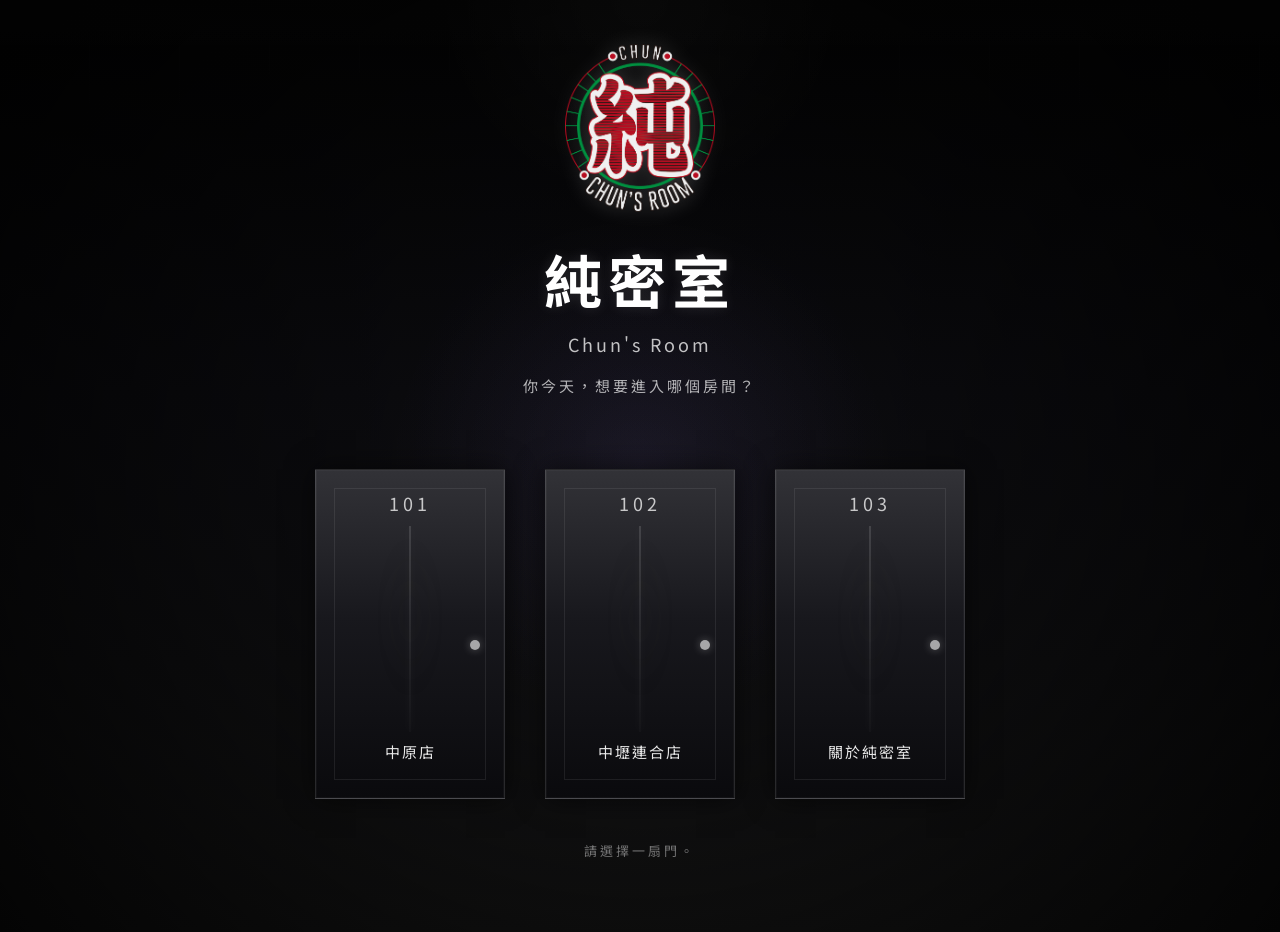
<file: index.html>
<!DOCTYPE html>
<html lang="zh-TW">
<head>
<meta charset="UTF-8">
<meta name="viewport" content="width=device-width, initial-scale=1.0">

<title>純密室 Chun's Room｜官方網站｜中壢密室逃脫</title>

<meta name="description" content="你今天，想要進入哪個房間？純密室 Chun's Room｜中壢密室逃脫，中原店與中壢連合店。劇情體驗與小人數密室。">

<meta name="robots" content="index, follow">
<link rel="canonical" href="https://chunsescaperoom.github.io/">

<meta property="og:type" content="website">
<meta property="og:title" content="純密室 Chun's Room｜官方網站｜中壢密室逃脫">
<meta property="og:description" content="你今天，想要進入哪個房間？純密室 Chun's Room｜中壢密室逃脫，中原店與中壢連合店。劇情體驗與小人數密室。">
<meta property="og:url" content="https://chunsescaperoom.github.io/">
<meta property="og:site_name" content="純密室 Chun's Room">

<meta name="twitter:card" content="summary_large_image">
<meta name="twitter:title" content="純密室 Chun's Room｜官方網站｜中壢密室逃脫">
<meta name="twitter:description" content="你今天，想要進入哪個房間？純密室 Chun's Room｜中壢密室逃脫，中原店與中壢連合店。劇情體驗與小人數密室。">

<link href="https://fonts.googleapis.com/css2?family=Noto+Sans+TC:wght@400;600;700&display=swap" rel="stylesheet">

<style>
/* 👉 這裡以下全部保持你原本內容（完全沒動） */
*{box-sizing:border-box;}

body{
  margin:0;
  min-height:100vh;
  background:
    radial-gradient(circle at top, rgba(255,255,255,0.04), transparent 18%),
    radial-gradient(circle at center, rgba(120, 80, 255, 0.06), transparent 32%),
    linear-gradient(to bottom, #030303 0%, #0c0c10 42%, #161616 100%);
  color:white;
  font-family:"Noto Sans TC","Microsoft JhengHei",sans-serif;
  overflow-x:hidden;
  overflow-y:auto;
}

.overlay{
  position:relative;
  min-height:100vh;
  display:flex;
  flex-direction:column;
  align-items:center;
  justify-content:flex-start;
  padding:44px 24px 72px;
  background:
    radial-gradient(circle at center, rgba(255,255,255,0.03) 0%, rgba(0,0,0,0.18) 30%, rgba(0,0,0,0.82) 100%);
  overflow:hidden;
}

.overlay::before{
  content:"";
  position:absolute;
  inset:0;
  background:
    linear-gradient(to bottom, rgba(255,255,255,0.02), transparent 16%),
    repeating-linear-gradient(
      to right,
      transparent 0,
      transparent 89px,
      rgba(255,255,255,0.01) 90px
    );
  pointer-events:none;
  opacity:0.28;
}

.title{
  position:relative;
  z-index:2;
  text-align:center;
  margin-bottom:58px;
  animation:fadeIn 1.8s ease;
}

.logo{
  width:150px;
  margin-bottom:20px;
  opacity:0.94;
  filter:drop-shadow(0 0 10px rgba(255,255,255,0.2));
  animation:logoGlow 3s ease-in-out infinite alternate;
}

.title h1{
  margin:0;
  font-size:clamp(42px, 6vw, 58px);
  letter-spacing:6px;
  font-weight:700;
  text-shadow:0 0 14px rgba(255,255,255,0.12);
}

.title .en{
  margin-top:10px;
  font-size:18px;
  color:rgba(255,255,255,0.75);
  letter-spacing:3px;
}

.title .tagline{
  margin-top:16px;
  color:rgba(255,255,255,0.68);
  font-size:15px;
  letter-spacing:3px;
}

.hallway{
  position:relative;
  z-index:2;
  width:100%;
  max-width:1040px;
  display:flex;
  justify-content:center;
  gap:40px;
  flex-wrap:wrap;
  animation:fadeInUp 1.4s ease;
}

.door{
  width:190px;
  height:330px;
  background:
    linear-gradient(to bottom, #323237 0%, #18181d 45%, #0a0a0d 100%);
  border:1px solid rgba(255,255,255,0.12);
  position:relative;
  cursor:pointer;
  transition:
    transform 0.35s ease,
    box-shadow 0.35s ease,
    border-color 0.35s ease,
    filter 0.35s ease;
  box-shadow:
    0 0 26px rgba(0,0,0,0.58),
    0 0 0 1px rgba(255,255,255,0.03) inset;
  overflow:hidden;
  transform-origin:center bottom;
  flex:0 0 auto;
}

.door:hover{
  transform:translateY(-12px) scale(1.03);
  border-color:rgba(255,255,255,0.42);
  box-shadow:
    0 0 48px rgba(255,255,255,0.14),
    0 24px 42px rgba(0,0,0,0.64),
    0 0 0 1px rgba(255,255,255,0.06) inset;
  filter:brightness(1.07);
}

.door::before{
  content:"";
  position:absolute;
  top:18px;
  left:18px;
  right:18px;
  bottom:18px;
  border:1px solid rgba(255,255,255,0.08);
  pointer-events:none;
  z-index:1;
}

.door::after{
  content:"";
  position:absolute;
  left:50%;
  top:56px;
  bottom:66px;
  width:2px;
  transform:translateX(-50%);
  background:linear-gradient(
    to bottom,
    rgba(255,255,255,0.18),
    rgba(255,255,255,0.03)
  );
  opacity:0.75;
  transition:all 0.35s ease;
  z-index:3;
  box-shadow:0 0 10px rgba(255,255,255,0.08);
  animation:slitBreath 2.8s ease-in-out infinite;
}

.door:hover::after{
  width:3px;
  opacity:1;
  background:linear-gradient(
    to bottom,
    rgba(255,255,255,0.95),
    rgba(255,255,255,0.06)
  );
  box-shadow:
    0 0 14px rgba(255,255,255,0.55),
    0 0 28px rgba(255,255,255,0.16);
}

.door.flash::after{
  width:4px;
  opacity:1;
  background:linear-gradient(
    to bottom,
    rgba(255,255,255,1),
    rgba(255,255,255,0.1)
  );
  box-shadow:
    0 0 20px rgba(255,255,255,0.8),
    0 0 36px rgba(255,255,255,0.22);
}

.door-motion{
  position:absolute;
  inset:0;
  pointer-events:none;
  z-index:0;
  overflow:hidden;
}

.door-motion::before{
  content:"";
  position:absolute;
  top:54px;
  left:50%;
  width:84px;
  height:192px;
  transform:translateX(-50%);
  background:radial-gradient(
    ellipse at center,
    rgba(255,255,255,0.08) 0%,
    rgba(255,255,255,0.02) 35%,
    transparent 74%
  );
  filter:blur(10px);
  opacity:0.32;
  animation:figureShift 4.6s ease-in-out infinite;
}

.door-motion::after{
  content:"";
  position:absolute;
  top:72px;
  left:-46%;
  width:78%;
  height:142px;
  background:linear-gradient(
    to right,
    transparent,
    rgba(255,255,255,0.08),
    transparent
  );
  transform:skewX(-14deg);
  filter:blur(8px);
  opacity:0;
  animation:shadowPass 6.5s ease-in-out infinite;
}

.shadow-figure{
  position:absolute;
  top:72px;
  left:50%;
  width:54px;
  height:150px;
  transform:translateX(-50%);
  background:radial-gradient(
    ellipse at center,
    rgba(0,0,0,0.55) 0%,
    rgba(0,0,0,0.18) 55%,
    transparent 78%
  );
  filter:blur(6px);
  opacity:0.18;
  z-index:2;
  animation:entityPulse 5.2s ease-in-out infinite;
  pointer-events:none;
}

.door:hover .shadow-figure{
  opacity:0.28;
  filter:blur(5px);
}

.door.hit{
  animation:doorPush 0.18s ease-out;
}

.door-number{
  position:absolute;
  top:20px;
  width:100%;
  text-align:center;
  font-size:18px;
  letter-spacing:4px;
  color:rgba(255,255,255,0.74);
  z-index:4;
}

.door-label{
  position:absolute;
  bottom:34px;
  width:100%;
  text-align:center;
  font-size:15px;
  color:rgba(255,255,255,0.9);
  letter-spacing:2px;
  padding:0 12px;
  line-height:1.5;
  z-index:4;
}

.knob{
  position:absolute;
  right:24px;
  top:52%;
  width:10px;
  height:10px;
  border-radius:50%;
  background:rgba(255,255,255,0.62);
  box-shadow:0 0 8px rgba(255,255,255,0.3);
  z-index:4;
  transition:transform 0.3s ease, box-shadow 0.3s ease;
}

.door:hover .knob{
  transform:scale(1.18);
  box-shadow:0 0 16px rgba(255,255,255,0.48);
}

.hint{
  position:relative;
  z-index:2;
  margin-top:42px;
  font-size:13px;
  color:rgba(255,255,255,0.42);
  letter-spacing:3px;
  animation:flicker 3s infinite;
}

@keyframes fadeIn{
  from{opacity:0;transform:translateY(8px);}
  to{opacity:1;transform:translateY(0);}
}

@keyframes fadeInUp{
  from{opacity:0;transform:translateY(24px);}
  to{opacity:1;transform:translateY(0);}
}

@keyframes flicker{
  0%,100%{opacity:0.45;}
  50%{opacity:0.2;}
}

@keyframes logoGlow{
  from{filter:drop-shadow(0 0 5px rgba(255,255,255,0.2));}
  to{filter:drop-shadow(0 0 20px rgba(255,255,255,0.4));}
}

@keyframes slitBreath{
  0%,100%{opacity:0.58;}
  50%{opacity:1;}
}

@keyframes figureShift{
  0%,100%{
    transform:translateX(-50%) translateY(0) scaleX(0.95);
    opacity:0.22;
  }
  28%{
    transform:translateX(-43%) translateY(-2px) scaleX(1.08);
    opacity:0.38;
  }
  55%{
    transform:translateX(-55%) translateY(1px) scaleX(0.9);
    opacity:0.26;
  }
  78%{
    transform:translateX(-48%) translateY(-1px) scaleX(1.02);
    opacity:0.34;
  }
}

@keyframes shadowPass{
  0%,60%,100%{
    left:-46%;
    opacity:0;
  }
  65%{
    opacity:0.05;
  }
  74%{
    left:28%;
    opacity:0.18;
  }
  82%{
    left:88%;
    opacity:0;
  }
}

@keyframes entityPulse{
  0%,100%{
    transform:translateX(-50%) scaleY(0.96);
    opacity:0.14;
  }
  45%{
    transform:translateX(-46%) scaleY(1.03);
    opacity:0.24;
  }
  70%{
    transform:translateX(-53%) scaleY(0.98);
    opacity:0.18;
  }
}

@keyframes doorPush{
  0%   { transform:translateY(-12px) scale(1.03); }
  45%  { transform:translateY(-6px) scale(1.03); }
  100% { transform:translateY(-12px) scale(1.03); }
}

@media (max-width: 768px){
  .overlay{
    padding:36px 18px 52px;
  }

  .title{
    margin-bottom:34px;
  }

  .logo{
    width:112px;
    margin-bottom:14px;
  }

  .title h1{
    font-size:34px;
    letter-spacing:4px;
  }

  .title .en{
    margin-top:8px;
    font-size:15px;
    letter-spacing:2px;
  }

  .title .tagline{
    margin-top:12px;
    font-size:13px;
    letter-spacing:1px;
  }

  .hallway{
    gap:18px;
    justify-content:center;
  }

  .door{
    width:98px;
    height:176px;
  }

  .door::before{
    top:10px;
    left:10px;
    right:10px;
    bottom:10px;
  }

  .door::after{
    top:34px;
    bottom:38px;
    width:1.5px;
  }

  .door-motion::before{
    top:34px;
    width:36px;
    height:82px;
  }

  .door-motion::after{
    top:42px;
    height:56px;
  }

  .shadow-figure{
    top:40px;
    width:24px;
    height:58px;
  }

  .door-number{
    top:12px;
    font-size:12px;
    letter-spacing:2px;
  }

  .door-label{
    bottom:16px;
    font-size:12px;
    letter-spacing:1px;
    padding:0 6px;
  }

  .knob{
    right:12px;
    width:7px;
    height:7px;
  }

  .hint{
    margin-top:22px;
    font-size:12px;
    letter-spacing:1px;
  }
}
</style>
</head>

<body>
  <div class="overlay">
    <div class="title">
      <img src="純-白PNG.png" class="logo" alt="純密室 Logo">
      <h1>純密室</h1>
      <p class="en">Chun's Room</p>
      <p class="tagline">你今天，想要進入哪個房間？</p>
    </div>

    <div class="hallway">
      <div class="door" onclick="enterDoor(this,'zhongyuan.html')" onmouseenter="hoverDoor(this)">
        <div class="door-motion"></div>
        <div class="shadow-figure"></div>
        <div class="door-number">101</div>
        <div class="knob"></div>
        <div class="door-label">中原店</div>
      </div>

      <div class="door" onclick="enterDoor(this,'zhongli.html')" onmouseenter="hoverDoor(this)">
        <div class="door-motion"></div>
        <div class="shadow-figure"></div>
        <div class="door-number">102</div>
        <div class="knob"></div>
        <div class="door-label">中壢連合店</div>
      </div>

      <div class="door" onclick="enterDoor(this,'about.html')" onmouseenter="hoverDoor(this)">
        <div class="door-motion"></div>
        <div class="shadow-figure"></div>
        <div class="door-number">103</div>
        <div class="knob"></div>
        <div class="door-label">關於純密室</div>
      </div>
    </div>

    <div class="hint">請選擇一扇門。</div>
  </div>

  <audio id="sound" preload="auto">
    <source src="door.mp3" type="audio/mpeg">
  </audio>

  <script>
    let lastHoverTime = 0;

    function playEffect(el){
      el.classList.remove("flash","hit");
      void el.offsetWidth;
      el.classList.add("flash");

      setTimeout(() => {
        el.classList.add("hit");
      }, 80);

      setTimeout(() => {
        el.classList.remove("flash","hit");
      }, 320);
    }

    function playSound(){
      const sound = document.getElementById("sound");
      if(!sound) return;

      sound.pause();
      sound.currentTime = 0;
      sound.play().catch(() => {});
    }

    function hoverDoor(el){
      if(window.innerWidth <= 768) return;

      const now = Date.now();
      if(now - lastHoverTime < 250) return;
      lastHoverTime = now;

      playEffect(el);
      playSound();
    }

    function enterDoor(el, url){
      if(window.innerWidth <= 768){
        playEffect(el);
        playSound();

        setTimeout(() => {
          window.location.href = url;
        }, 600);
      } else {
        setTimeout(() => {
          window.location.href = url;
        }, 80);
      }
    }
  </script>
</body>
</html>
</file>
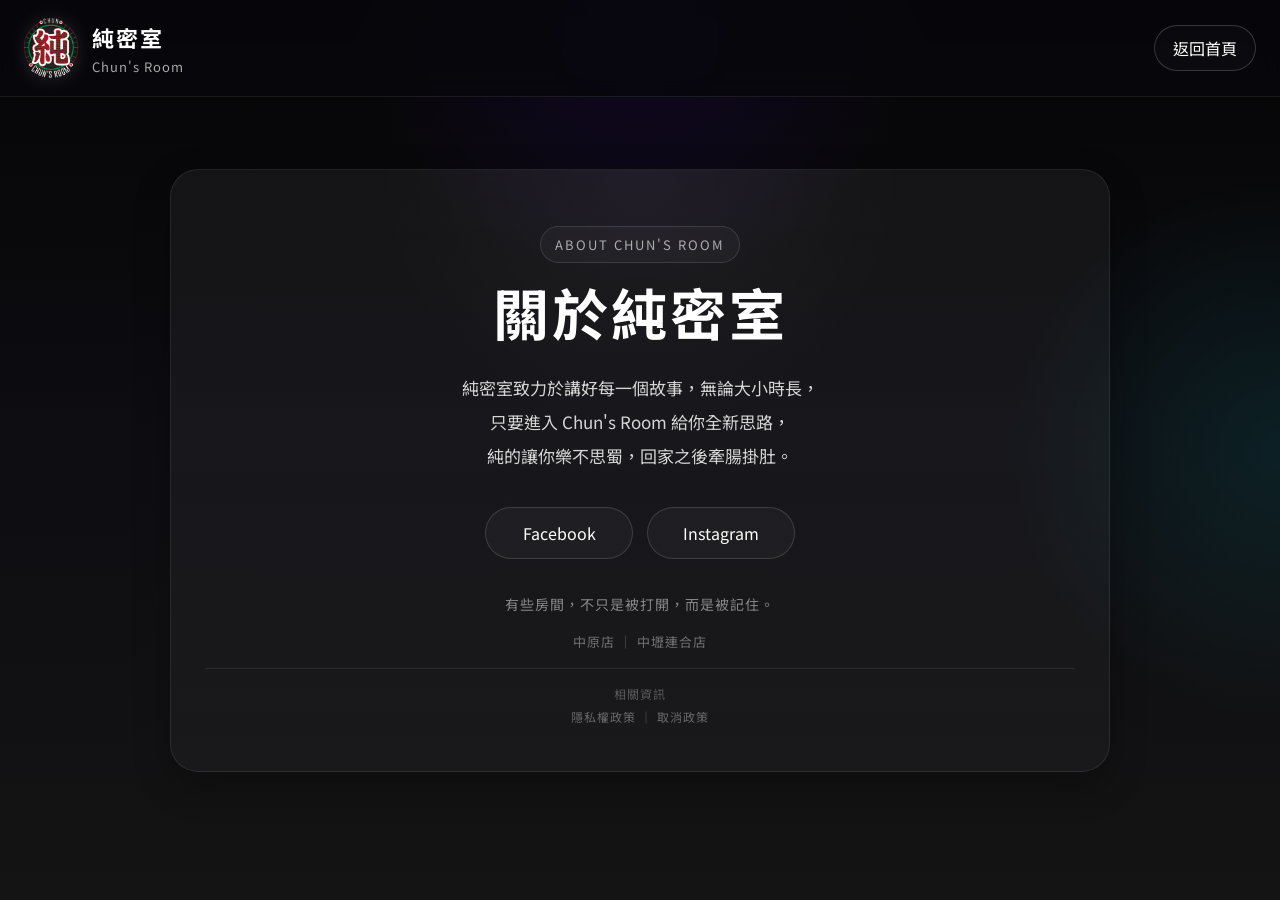
<file: about.html>
<!DOCTYPE html>
<html lang="zh-TW">
<head>
  <meta charset="UTF-8">
  <meta name="viewport" content="width=device-width, initial-scale=1.0">
  <title>關於純密室｜Chun's Room</title>

  <link href="https://fonts.googleapis.com/css2?family=Noto+Sans+TC:wght@400;500;700&display=swap" rel="stylesheet">

  <style>
    * {
      box-sizing: border-box;
    }

    body {
      margin: 0;
      min-height: 100vh;
      background:
        radial-gradient(circle at top, rgba(98, 0, 255, 0.12), transparent 26%),
        radial-gradient(circle at right, rgba(0, 255, 255, 0.08), transparent 20%),
        linear-gradient(to bottom, #050505 0%, #0d0d12 48%, #141414 100%);
      color: white;
      font-family: "Noto Sans TC", "Microsoft JhengHei", sans-serif;
      overflow-x: hidden;
    }

    a {
      text-decoration: none;
      color: inherit;
    }

    .topbar {
      position: sticky;
      top: 0;
      z-index: 50;
      background: rgba(8, 8, 12, 0.85);
      backdrop-filter: blur(10px);
      border-bottom: 1px solid rgba(255,255,255,0.08);
      padding: 18px 24px;
      display: flex;
      justify-content: space-between;
      align-items: center;
      gap: 16px;
      flex-wrap: wrap;
    }

    .brand {
      display: flex;
      align-items: center;
      gap: 14px;
      transition: transform 0.25s ease, opacity 0.25s ease;
    }

    .brand:hover {
      transform: scale(1.04);
      opacity: 0.95;
    }

    .brand img {
      width: 54px;
      height: auto;
      object-fit: contain;
      filter: drop-shadow(0 0 10px rgba(255,255,255,0.2));
      transition: filter 0.25s ease;
    }

    .brand:hover img {
      filter: drop-shadow(0 0 14px rgba(255,255,255,0.4));
    }

    .brand-text h1 {
      margin: 0;
      font-size: 22px;
      letter-spacing: 2px;
      color: white;
    }

    .brand-text p {
      margin: 4px 0 0;
      font-size: 13px;
      color: rgba(255,255,255,0.65);
      letter-spacing: 1px;
    }

    .back-btn {
      color: white;
      border: 1px solid rgba(255,255,255,0.18);
      padding: 10px 18px;
      border-radius: 999px;
      transition: 0.25s ease;
      background: rgba(255,255,255,0.02);
    }

    .back-btn:hover {
      background: white;
      color: black;
    }

    .about-wrap {
      max-width: 980px;
      margin: 0 auto;
      padding: 72px 20px 90px;
    }

    .about-card {
      background:
        linear-gradient(180deg, rgba(255,255,255,0.05), rgba(255,255,255,0.03));
      border: 1px solid rgba(255,255,255,0.08);
      border-radius: 28px;
      padding: 56px 34px 42px;
      text-align: center;
      box-shadow: 0 14px 36px rgba(0,0,0,0.28);
      position: relative;
      overflow: hidden;
    }

    .about-card::before {
      content: "";
      position: absolute;
      inset: 0;
      background:
        radial-gradient(circle at top center, rgba(255,255,255,0.04), transparent 35%);
      pointer-events: none;
    }

    .about-card > * {
      position: relative;
      z-index: 1;
    }

    .about-kicker {
      display: inline-block;
      margin-bottom: 18px;
      padding: 8px 14px;
      border-radius: 999px;
      border: 1px solid rgba(255,255,255,0.12);
      background: rgba(255,255,255,0.03);
      color: rgba(255,255,255,0.62);
      font-size: 13px;
      letter-spacing: 2px;
    }

    .about-card h2 {
      margin: 0 0 28px;
      font-size: clamp(34px, 5vw, 56px);
      letter-spacing: 3px;
      line-height: 1.1;
    }

    .about-text {
      margin: 0 auto;
      max-width: 720px;
      line-height: 2;
      font-size: 17px;
      color: rgba(255,255,255,0.82);
      white-space: pre-line;
    }

    .about-links {
      margin-top: 34px;
      display: flex;
      justify-content: center;
      gap: 14px;
      flex-wrap: wrap;
    }

    .about-links a {
      display: inline-block;
      min-width: 148px;
      padding: 13px 24px;
      border-radius: 999px;
      color: white;
      border: 1px solid rgba(255,255,255,0.14);
      background: rgba(255,255,255,0.03);
      transition: transform 0.25s ease, background 0.25s ease, color 0.25s ease, border-color 0.25s ease;
    }

    .about-links a:hover {
      transform: translateY(-2px);
      background: white;
      color: black;
      border-color: white;
    }

    .about-extra {
      margin-top: 32px;
      color: rgba(255,255,255,0.48);
      letter-spacing: 1px;
      font-size: 14px;
      line-height: 1.9;
    }

    .about-sub-links {
      margin-top: 12px;
      font-size: 13px;
      color: rgba(255,255,255,0.32);
    }

    .about-sub-links a {
      color: rgba(255,255,255,0.38);
      transition: color 0.25s ease, opacity 0.25s ease;
    }

    .about-sub-links a:hover {
      color: rgba(255,255,255,0.72);
    }

    .legal-links {
      margin-top: 14px;
      padding-top: 14px;
      border-top: 1px solid rgba(255,255,255,0.08);
      font-size: 12px;
      color: rgba(255,255,255,0.28);
    }

    .legal-links a {
      color: rgba(255,255,255,0.34);
    }

    .legal-links a:hover {
      color: rgba(255,255,255,0.72);
    }

    @media (max-width: 768px) {
      .topbar {
        padding: 16px 18px;
      }

      .brand img {
        width: 48px;
      }

      .brand-text h1 {
        font-size: 20px;
      }

      .about-wrap {
        padding: 50px 18px 60px;
      }

      .about-card {
        padding: 38px 20px 32px;
        border-radius: 22px;
      }

      .about-text {
        font-size: 15px;
      }

      .about-links a {
        min-width: 132px;
      }
    }
  </style>
</head>
<body>

  <div class="topbar">
    <a class="brand" href="index.html">
      <img src="純-白PNG.png" alt="純密室 Logo">
      <div class="brand-text">
        <h1>純密室</h1>
        <p>Chun's Room</p>
      </div>
    </a>

    <a class="back-btn" href="index.html">返回首頁</a>
  </div>

  <section class="about-wrap">
    <div class="about-card">
      <div class="about-kicker">ABOUT CHUN'S ROOM</div>

      <h2>關於純密室</h2>

      <div class="about-text">純密室致力於講好每一個故事，無論大小時長，
只要進入 Chun's Room 給你全新思路，
純的讓你樂不思蜀，回家之後牽腸掛肚。</div>

      <div class="about-links">
        <a href="https://www.facebook.com/chunsescaperoom" target="_blank" rel="noopener">Facebook</a>
        <a href="https://instagram.com/chunsroom/" target="_blank" rel="noopener">Instagram</a>
      </div>

      <div class="about-extra">
        有些房間，不只是被打開，而是被記住。

        <div class="about-sub-links">
          <a href="zhongyuan.html">中原店</a> ｜ 
          <a href="zhongli.html">中壢連合店</a>
        </div>

        <div class="legal-links">
          相關資訊<br>
          <a href="privacy.html">隱私權政策</a> ｜ 
          <a href="cancellation.html">取消政策</a>
        </div>
      </div>
    </div>
  </section>

</body>
</html>
</file>
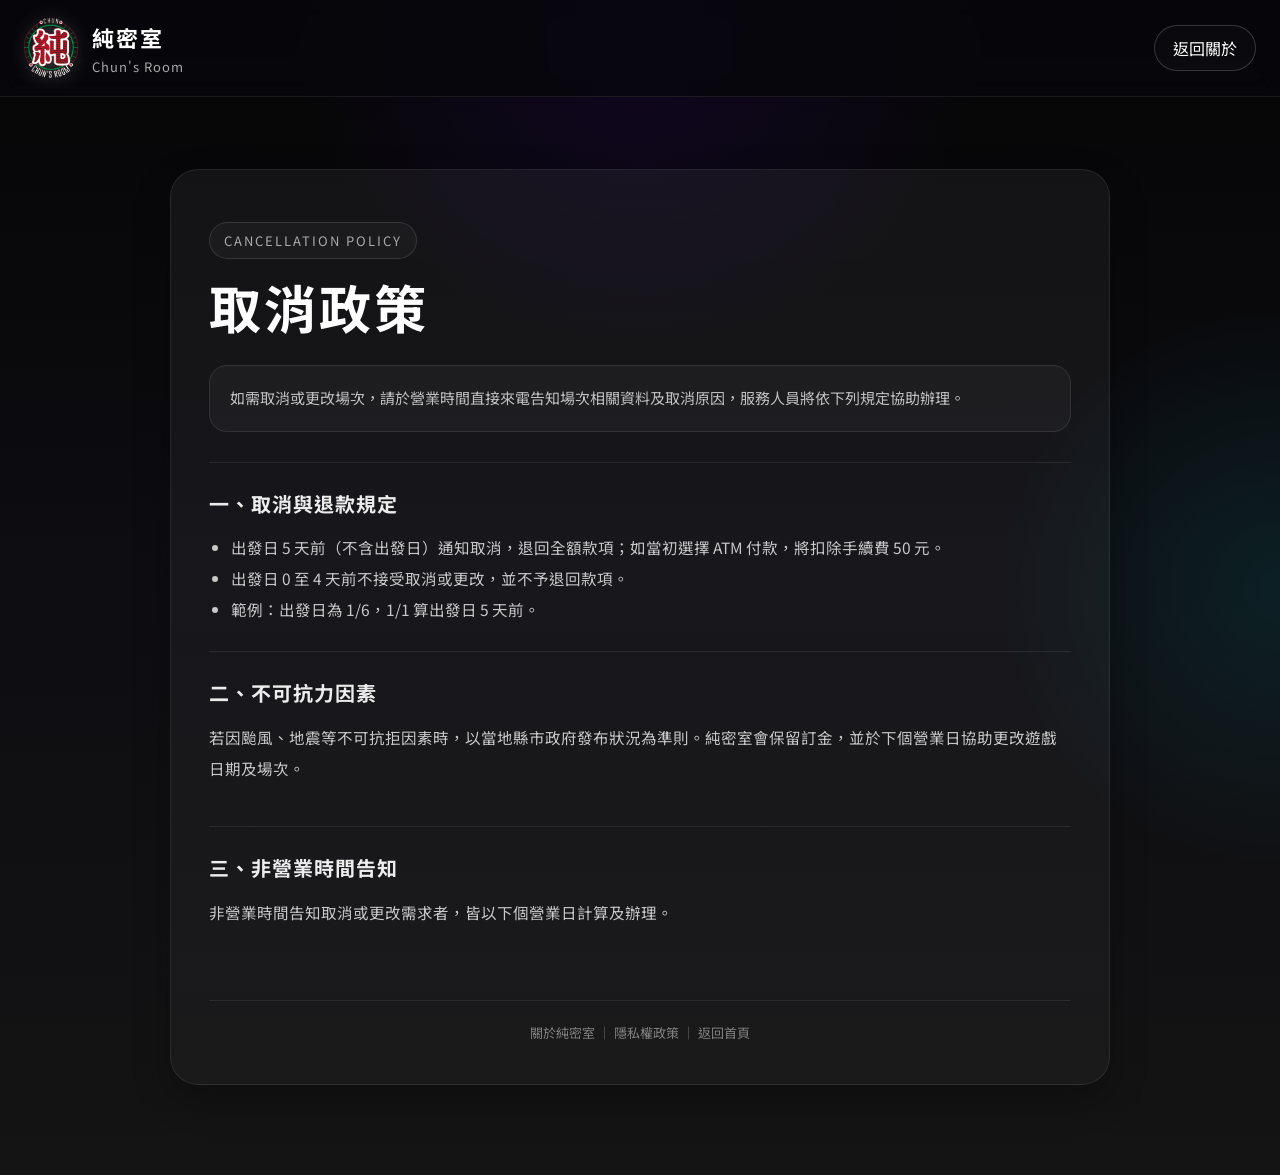
<file: cancellation.html>
<!DOCTYPE html>
<html lang="zh-TW">
<head>
  <meta charset="UTF-8">
  <meta name="viewport" content="width=device-width, initial-scale=1.0">
  <title>純密室 取消政策｜Chun's Room</title>
  <link href="https://fonts.googleapis.com/css2?family=Noto+Sans+TC:wght@400;500;700&display=swap" rel="stylesheet">
  <style>
    * { box-sizing: border-box; }

    body {
      margin: 0;
      min-height: 100vh;
      background:
        radial-gradient(circle at top, rgba(98, 0, 255, 0.12), transparent 26%),
        radial-gradient(circle at right, rgba(0, 255, 255, 0.08), transparent 20%),
        linear-gradient(to bottom, #050505 0%, #0d0d12 48%, #141414 100%);
      color: white;
      font-family: "Noto Sans TC", "Microsoft JhengHei", sans-serif;
      overflow-x: hidden;
    }

    a { text-decoration: none; color: inherit; }

    .topbar {
      position: sticky;
      top: 0;
      z-index: 50;
      background: rgba(8, 8, 12, 0.85);
      backdrop-filter: blur(10px);
      border-bottom: 1px solid rgba(255,255,255,0.08);
      padding: 18px 24px;
      display: flex;
      justify-content: space-between;
      align-items: center;
      gap: 16px;
      flex-wrap: wrap;
    }

    .brand {
      display: flex;
      align-items: center;
      gap: 14px;
      transition: transform 0.25s ease, opacity 0.25s ease;
    }

    .brand:hover { transform: scale(1.04); opacity: 0.95; }

    .brand img {
      width: 54px;
      height: auto;
      object-fit: contain;
      filter: drop-shadow(0 0 10px rgba(255,255,255,0.2));
    }

    .brand-text h1 {
      margin: 0;
      font-size: 22px;
      letter-spacing: 2px;
    }

    .brand-text p {
      margin: 4px 0 0;
      font-size: 13px;
      color: rgba(255,255,255,0.65);
      letter-spacing: 1px;
    }

    .back-btn {
      color: white;
      border: 1px solid rgba(255,255,255,0.18);
      padding: 10px 18px;
      border-radius: 999px;
      transition: 0.25s ease;
      background: rgba(255,255,255,0.02);
    }

    .back-btn:hover {
      background: white;
      color: black;
    }

    .legal-wrap {
      max-width: 980px;
      margin: 0 auto;
      padding: 72px 20px 90px;
    }

    .legal-card {
      background: linear-gradient(180deg, rgba(255,255,255,0.05), rgba(255,255,255,0.03));
      border: 1px solid rgba(255,255,255,0.08);
      border-radius: 28px;
      padding: 52px 38px 42px;
      box-shadow: 0 14px 36px rgba(0,0,0,0.28);
    }

    .legal-kicker {
      display: inline-block;
      margin-bottom: 18px;
      padding: 8px 14px;
      border-radius: 999px;
      border: 1px solid rgba(255,255,255,0.12);
      background: rgba(255,255,255,0.03);
      color: rgba(255,255,255,0.62);
      font-size: 13px;
      letter-spacing: 2px;
    }

    h2 {
      margin: 0 0 28px;
      font-size: clamp(34px, 5vw, 52px);
      letter-spacing: 3px;
      line-height: 1.15;
    }

    .notice {
      margin: 0 0 30px;
      padding: 18px 20px;
      border-radius: 18px;
      border: 1px solid rgba(255,255,255,0.09);
      background: rgba(255,255,255,0.035);
      color: rgba(255,255,255,0.72);
      line-height: 1.9;
      font-size: 15px;
    }

    .section {
      padding: 26px 0;
      border-top: 1px solid rgba(255,255,255,0.08);
    }

    .section h3 {
      margin: 0 0 14px;
      font-size: 20px;
      letter-spacing: 1px;
      color: rgba(255,255,255,0.92);
    }

    .section p,
    .section li {
      line-height: 2;
      color: rgba(255,255,255,0.76);
      font-size: 15.5px;
    }

    .section ul,
    .section ol {
      margin: 0;
      padding-left: 1.4em;
    }

    .bottom-links {
      margin-top: 30px;
      padding-top: 22px;
      border-top: 1px solid rgba(255,255,255,0.08);
      text-align: center;
      font-size: 13px;
      color: rgba(255,255,255,0.36);
    }

    .bottom-links a {
      color: rgba(255,255,255,0.45);
      transition: color 0.25s ease;
    }

    .bottom-links a:hover {
      color: rgba(255,255,255,0.82);
    }

    @media (max-width: 768px) {
      .topbar { padding: 16px 18px; }
      .brand img { width: 48px; }
      .brand-text h1 { font-size: 20px; }
      .legal-wrap { padding: 50px 18px 60px; }
      .legal-card { padding: 38px 22px 32px; border-radius: 22px; }
    }
  </style>
</head>
<body>

  <div class="topbar">
    <a class="brand" href="index.html">
      <img src="純-白PNG.png" alt="純密室 Logo">
      <div class="brand-text">
        <h1>純密室</h1>
        <p>Chun's Room</p>
      </div>
    </a>
    <a class="back-btn" href="about.html">返回關於</a>
  </div>

  <section class="legal-wrap">
    <div class="legal-card">
      <div class="legal-kicker">CANCELLATION POLICY</div>
      <h2>取消政策</h2>

      <div class="notice">
        如需取消或更改場次，請於營業時間直接來電告知場次相關資料及取消原因，服務人員將依下列規定協助辦理。
      </div>

      <div class="section">
        <h3>一、取消與退款規定</h3>
        <ul>
          <li>出發日 5 天前（不含出發日）通知取消，退回全額款項；如當初選擇 ATM 付款，將扣除手續費 50 元。</li>
          <li>出發日 0 至 4 天前不接受取消或更改，並不予退回款項。</li>
          <li>範例：出發日為 1/6，1/1 算出發日 5 天前。</li>
        </ul>
      </div>

      <div class="section">
        <h3>二、不可抗力因素</h3>
        <p>若因颱風、地震等不可抗拒因素時，以當地縣市政府發布狀況為準則。純密室會保留訂金，並於下個營業日協助更改遊戲日期及場次。</p>
      </div>

      <div class="section">
        <h3>三、非營業時間告知</h3>
        <p>非營業時間告知取消或更改需求者，皆以下個營業日計算及辦理。</p>
      </div>

      <div class="bottom-links">
        <a href="about.html">關於純密室</a> ｜ 
        <a href="privacy.html">隱私權政策</a> ｜ 
        <a href="index.html">返回首頁</a>
      </div>
    </div>
  </section>

</body>
</html>
</file>
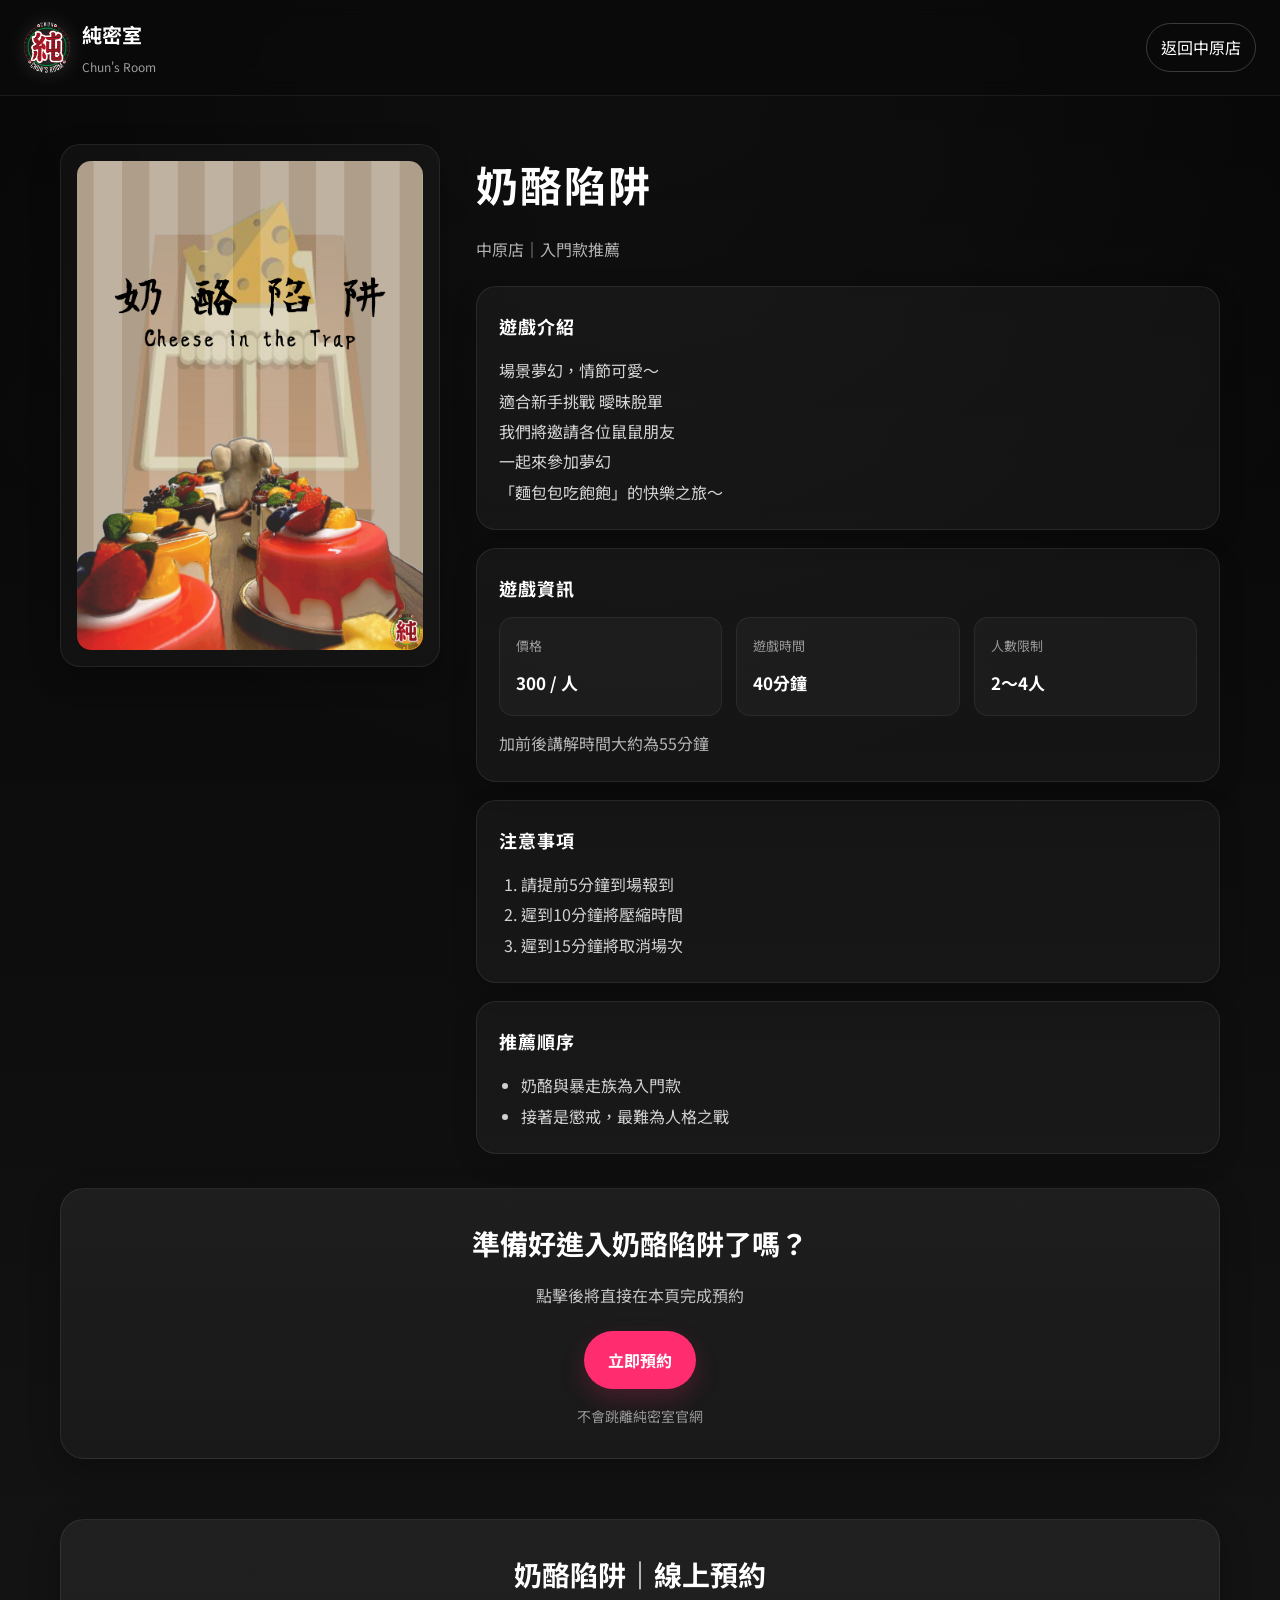
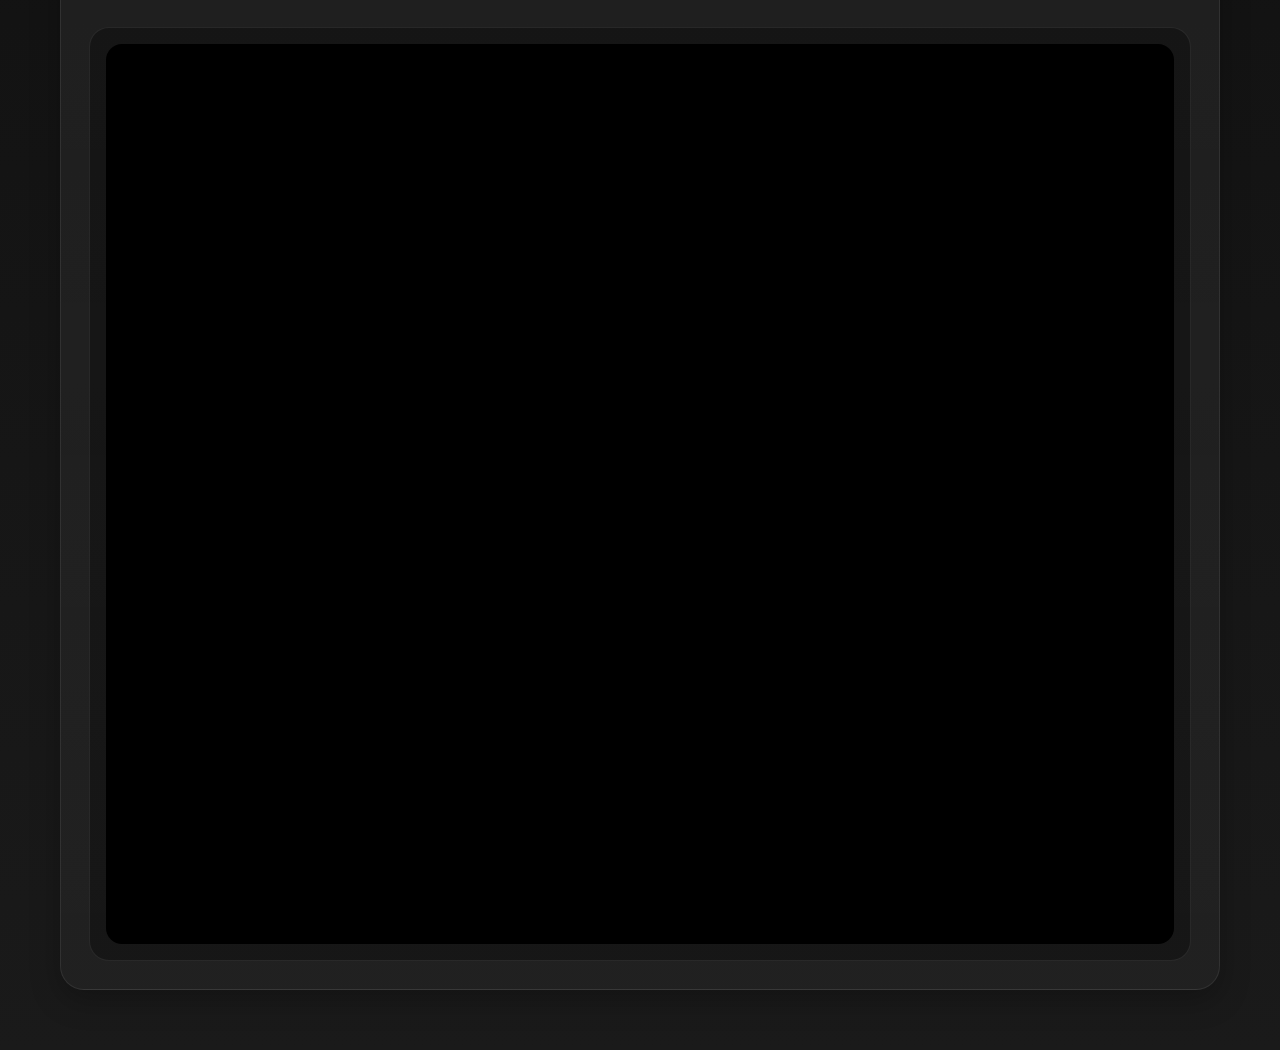
<file: cheese.html>
<!DOCTYPE html>
<html lang="zh-TW">
<head>
  <meta charset="UTF-8">
  <meta name="viewport" content="width=device-width, initial-scale=1.0">
  <title>奶酪陷阱｜純密室 Chun's Room</title>

  <link href="https://fonts.googleapis.com/css2?family=Noto+Sans+TC:wght@400;600;700&display=swap" rel="stylesheet">
  <link rel="stylesheet" href="style.css">
  <link rel="stylesheet" href="zhongyuan.css">

  <style>
    html { scroll-behavior: smooth; }

    .booking-card .btn {
      cursor: pointer;
      border: none;
    }

    .booking-note {
      margin-top: 14px;
      font-size: 14px;
      color: rgba(255,255,255,0.55);
    }

    #booking-system {
      margin-top: 20px;
    }

    #sbw_cheese {
      width: 100%;
      min-height: 900px;
      border-radius: 16px;
      overflow: hidden;
      background: #000;
    }

    .booking-shell {
      margin-top: 26px;
      padding: 16px;
      border-radius: 20px;
      background: rgba(0,0,0,0.3);
      border: 1px solid rgba(255,255,255,0.08);
    }

    @media (max-width: 768px) {
  .topbar {
    padding: 16px 18px;
  }

  .detail-hero {
    grid-template-columns: 1fr;
  }

  .content h2 {
    font-size: 34px;
  }

  .meta-grid {
    grid-template-columns: 1fr;
  }

  .bottom-action {
    padding: 0 8px;
  }

  .booking-card {
    padding: 20px 10px;
    border-radius: 20px;
  }

  .booking-shell,
  .booking-embed-wrap {
    padding: 0;
    border-radius: 12px;
    overflow: visible;
  }

  #sbw_cheese,
  #sbw_summer,
  #sbw_punish,
  #sbw_persona,
  .booking-embed {
    width: 100%;
    min-height: 1350px;
    border-radius: 0;
  }
}
  </style>
</head>

<body>

<div class="topbar">
  <div class="brand">
    <img src="純-白PNG.png">
    <div>
      <h1>純密室</h1>
      <p>Chun's Room</p>
    </div>
  </div>
  <a class="back-btn" href="zhongyuan.html">返回中原店</a>
</div>

<section class="detail-hero">
  <div class="poster">
    <img src="奶酪.jpg">
  </div>

  <div class="content">
    <h2>奶酪陷阱</h2>
    <div class="subtitle">中原店｜入門款推薦</div>

    <div class="story-box">
      <div class="box-title">遊戲介紹</div>
      <div class="story-text">
        場景夢幻，情節可愛～<br>
        適合新手挑戰 曖昧脫單<br>
        我們將邀請各位鼠鼠朋友<br>
        一起來參加夢幻<br>
        「麵包包吃飽飽」的快樂之旅～
      </div>
    </div>

    <div class="info-box">
      <div class="box-title">遊戲資訊</div>
      <div class="meta-grid">
        <div class="meta-item">
          <div class="meta-label">價格</div>
          <div class="meta-value">300 / 人</div>
        </div>
        <div class="meta-item">
          <div class="meta-label">遊戲時間</div>
          <div class="meta-value">40分鐘</div>
        </div>
        <div class="meta-item">
          <div class="meta-label">人數限制</div>
          <div class="meta-value">2～4人</div>
        </div>
      </div>
      <div style="margin-top:12px; color: rgba(255,255,255,0.68);">
        加前後講解時間大約為55分鐘
      </div>
    </div>

    <div class="notice-box">
      <div class="box-title">注意事項</div>
      <ol>
        <li>請提前5分鐘到場報到</li>
        <li>遲到10分鐘將壓縮時間</li>
        <li>遲到15分鐘將取消場次</li>
      </ol>
    </div>

    <div class="tips-box">
      <div class="box-title">推薦順序</div>
      <ul>
        <li>奶酪與暴走族為入門款</li>
        <li>接著是懲戒，最難為人格之戰</li>
      </ul>
    </div>
  </div>
</section>

<div class="bottom-action">
  <div class="booking-card">
    <h3>準備好進入奶酪陷阱了嗎？</h3>
    <p>點擊後將直接在本頁完成預約</p>

    <a class="btn" href="#booking-system">立即預約</a>

    <div class="booking-note">
      不會跳離純密室官網
    </div>
  </div>
</div>

<div class="bottom-action" id="booking-system">
  <div class="booking-card">
    <h3>奶酪陷阱｜線上預約</h3>

    <div class="booking-shell">
      <div id="sbw_cheese"></div>
    </div>
  </div>
</div>

<!-- SimplyBook Widget -->
<script src="//widget.simplybook.asia/v2/widget/widget.js"></script>
<script>
var widget = new SimplybookWidget({
  "widget_type":"iframe",
  "url":"https://chunsroom.simplybook.asia",
  "theme":"space",
  "timeline":"modern",
  "datepicker":"top_calendar",
  "is_rtl":false,

  "theme_settings":{
    "timeline_hide_unavailable":"1",
    "sb_base_color":"#bf68b1",
    "timeline_modern_display":"as_slots",
    "display_item_mode":"block"
  },

  "app_config":{
    "clear_session":1,
    "predefined":{
      "service":"6",
      "provider":"1",
      "location":"1"
    }
  },

  "container_id":"sbw_cheese"
});
</script>

</body>
</html>
</file>
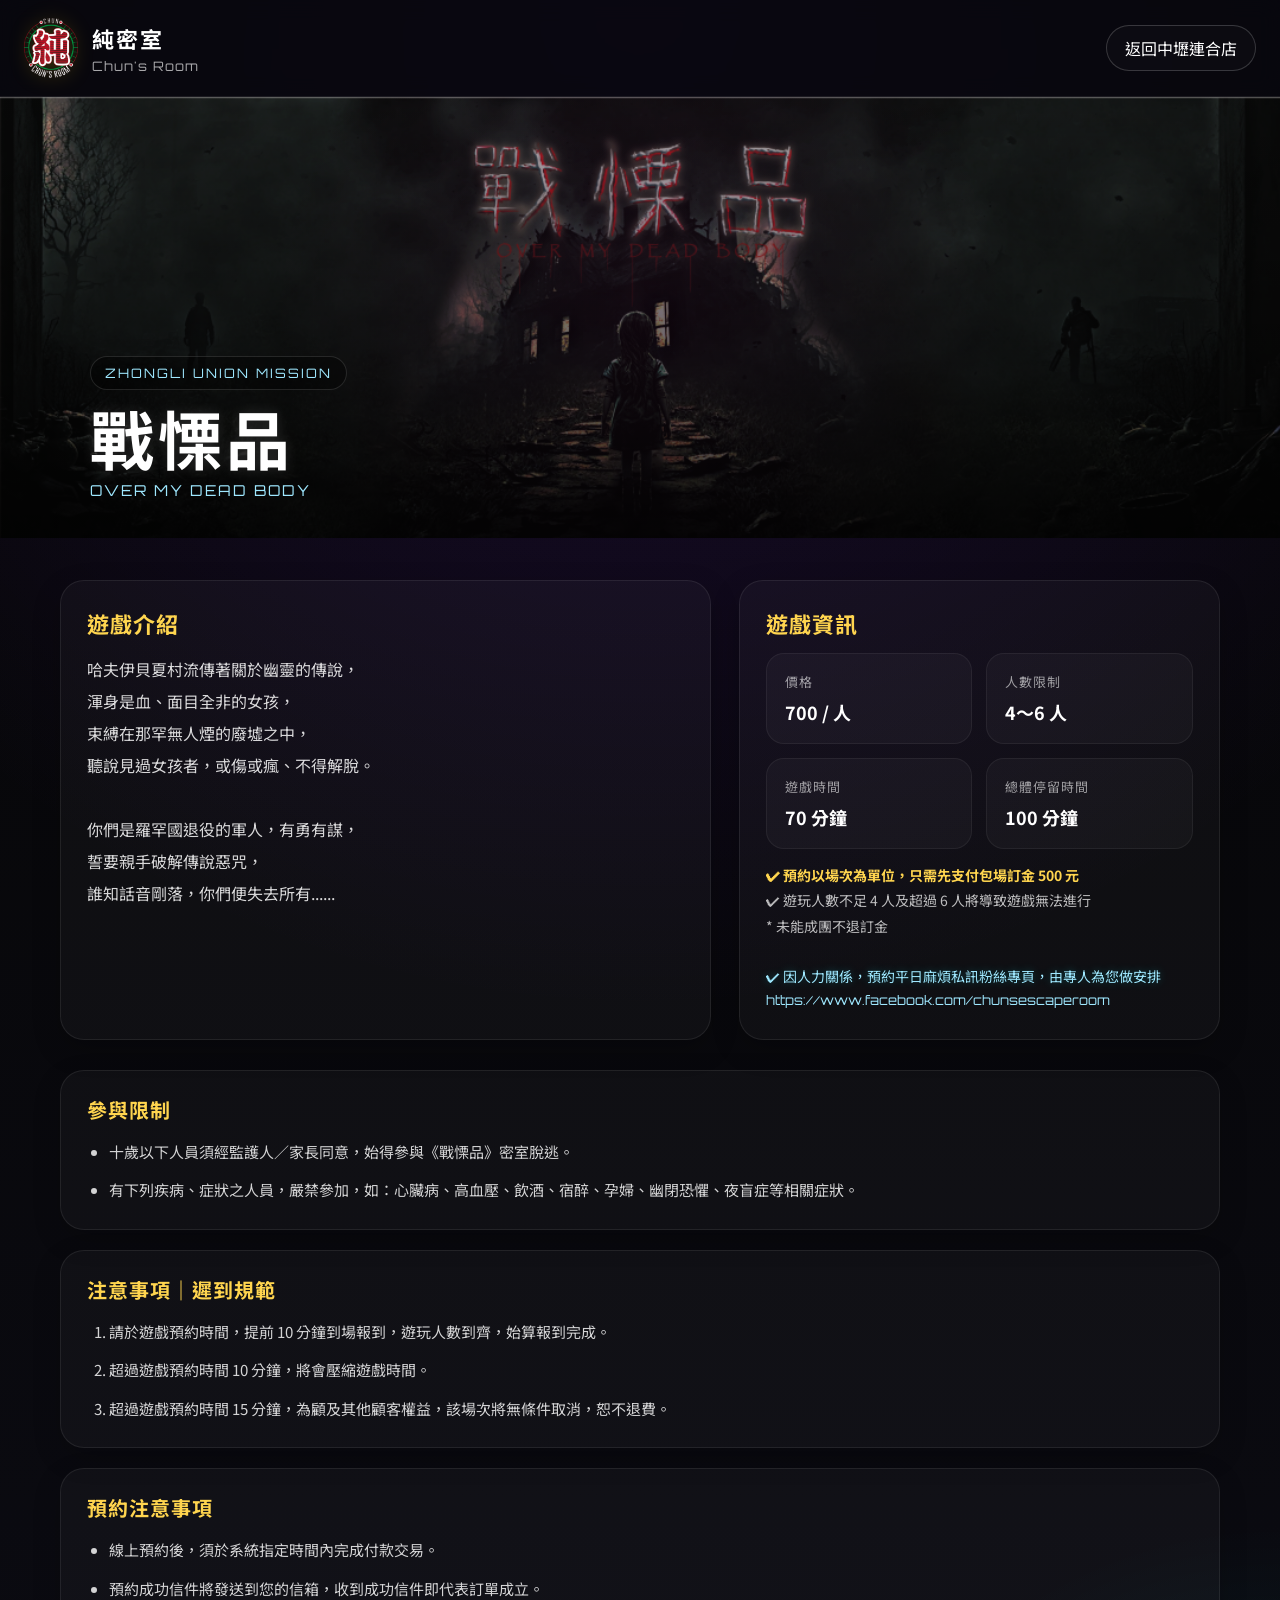
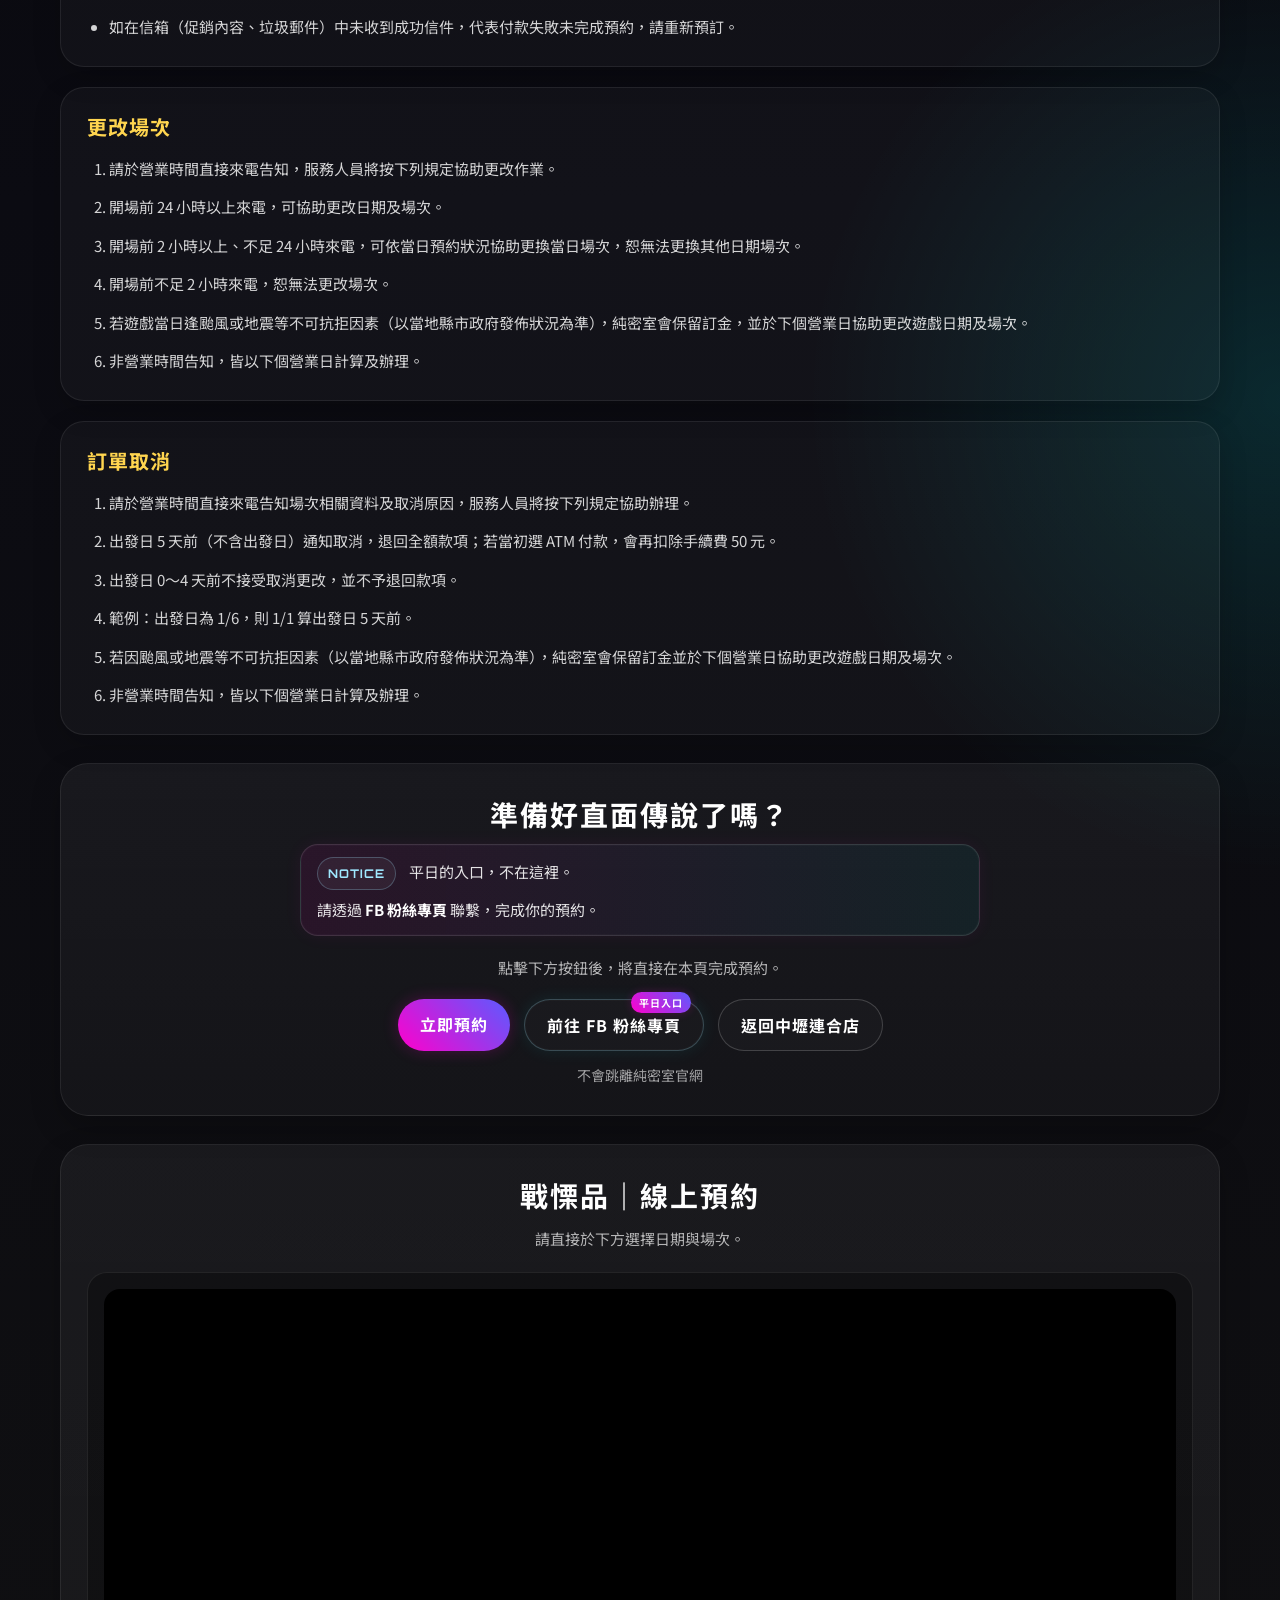
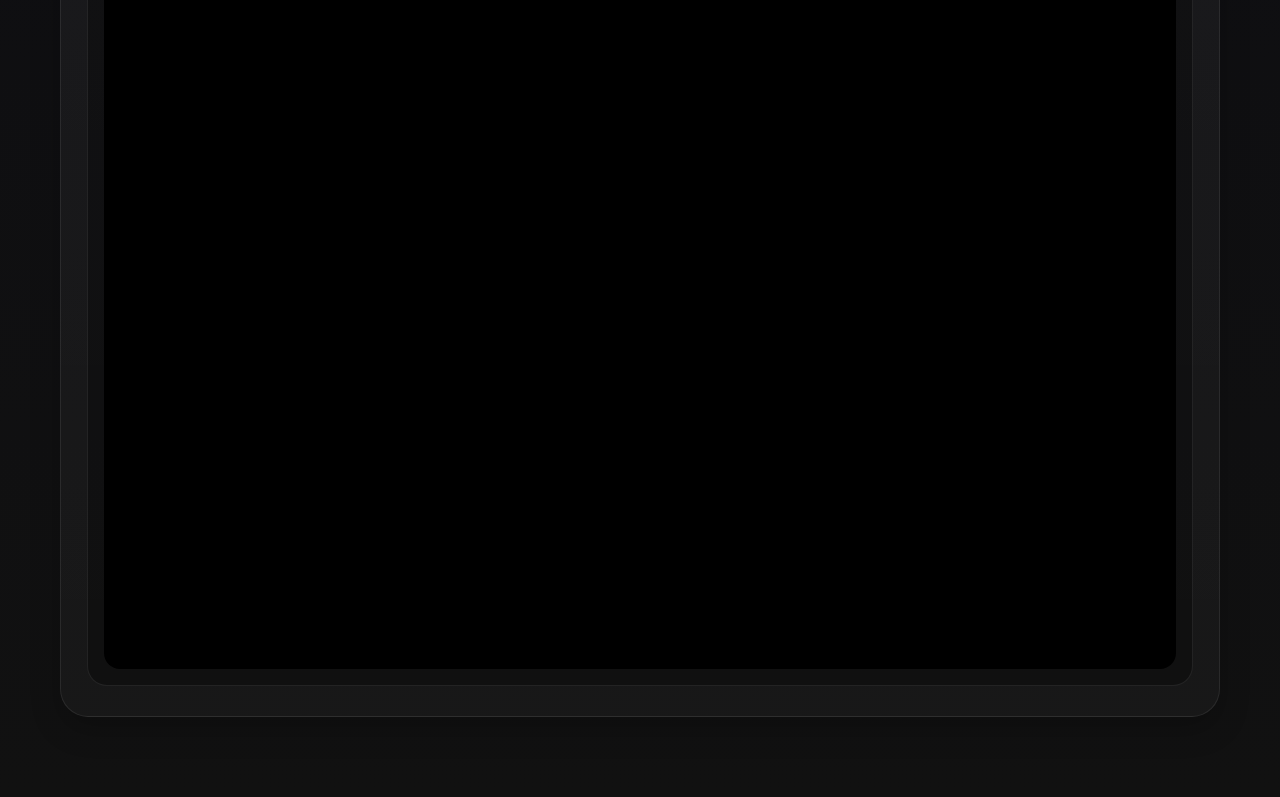
<file: overmydeadbody.html>
<!DOCTYPE html>
<html lang="zh-TW">
<head>
  <meta charset="UTF-8">
  <meta name="viewport" content="width=device-width, initial-scale=1.0">
  <title>戰慄品｜OVER MY DEAD BODY</title>

  <link href="https://fonts.googleapis.com/css2?family=Noto+Sans+TC:wght@400;500;700&display=swap" rel="stylesheet">
  <link href="https://fonts.googleapis.com/css2?family=Orbitron:wght@500;700&display=swap" rel="stylesheet">
  <link rel="stylesheet" href="style.css">

  <style>
    * {
      box-sizing: border-box;
    }

    html {
      scroll-behavior: smooth;
    }

    body {
      margin: 0;
      font-family: "Noto Sans TC", "Microsoft JhengHei", sans-serif;
      background:
        radial-gradient(circle at top, rgba(130, 40, 255, 0.18), transparent 25%),
        radial-gradient(circle at right, rgba(0, 255, 255, 0.12), transparent 20%),
        linear-gradient(to bottom, #050505 0%, #0b0b12 45%, #111111 100%);
      color: white;
      overflow-x: hidden;
    }

    a {
      text-decoration: none;
      color: inherit;
    }

    .topbar {
      position: sticky;
      top: 0;
      z-index: 50;
      background: rgba(8, 8, 12, 0.85);
      backdrop-filter: blur(10px);
      border-bottom: 1px solid rgba(255,255,255,0.08);
      padding: 18px 24px;
      display: flex;
      justify-content: space-between;
      align-items: center;
      gap: 16px;
      flex-wrap: wrap;
    }

    .brand {
      display: flex;
      align-items: center;
      gap: 14px;
    }

    .brand img {
      width: 54px;
      object-fit: contain;
      filter: drop-shadow(0 0 10px rgba(255, 208, 0, 0.2));
    }

    .brand-text h1 {
      margin: 0;
      font-size: 22px;
      letter-spacing: 2px;
    }

    .brand-text p {
      margin: 4px 0 0;
      font-size: 13px;
      color: rgba(255,255,255,0.65);
      letter-spacing: 1px;
      font-family: 'Orbitron', sans-serif;
    }

    .back-btn {
      color: white;
      border: 1px solid rgba(255,255,255,0.18);
      padding: 10px 18px;
      border-radius: 999px;
      transition: 0.25s ease;
      background: rgba(255,255,255,0.02);
    }

    .back-btn:hover {
      background: white;
      color: black;
    }

    .hero-banner {
      position: relative;
      width: 100%;
      min-height: 48vh;
      max-height: 680px;
      overflow: hidden;
      background: #000;
    }

    .hero-banner img {
      width: 100%;
      height: 100%;
      min-height: 48vh;
      max-height: 680px;
      object-fit: cover;
      display: block;
      filter: brightness(0.75);
    }

    .hero-banner::after {
      content: "";
      position: absolute;
      inset: 0;
      background:
        linear-gradient(to bottom, rgba(0,0,0,0.08), rgba(0,0,0,0.72)),
        radial-gradient(circle at center, rgba(255,0,204,0.06), transparent 55%);
      pointer-events: none;
    }

    .hero-overlay {
      position: absolute;
      left: 50%;
      bottom: 38px;
      transform: translateX(-50%);
      width: min(1100px, calc(100% - 32px));
      z-index: 2;
    }

    .hero-kicker {
      display: inline-block;
      margin-bottom: 14px;
      padding: 8px 14px;
      border-radius: 999px;
      background: rgba(0,0,0,0.35);
      border: 1px solid rgba(255,255,255,0.12);
      color: #9fe8ff;
      font-size: 13px;
      letter-spacing: 2px;
      font-family: 'Orbitron', sans-serif;
      text-transform: uppercase;
    }

    .hero-title {
      margin: 0;
      font-size: clamp(36px, 6vw, 64px);
      line-height: 1.05;
      letter-spacing: 4px;
      text-shadow: 0 0 14px rgba(255,255,255,0.14);
    }

    .hero-subtitle {
      margin-top: 10px;
      font-size: 15px;
      letter-spacing: 2px;
      color: #9fe8ff;
      font-family: 'Orbitron', sans-serif;
    }

    .page-wrap {
      max-width: 1200px;
      margin: 0 auto;
      padding: 34px 20px 80px;
    }

    .summary-card {
      display: grid;
      grid-template-columns: 1.15fr 0.85fr;
      gap: 28px;
      margin-top: 8px;
      margin-bottom: 30px;
    }

    .panel {
      background: rgba(255,255,255,0.03);
      border: 1px solid rgba(255,255,255,0.08);
      border-radius: 24px;
      padding: 26px;
      box-shadow: 0 10px 28px rgba(0,0,0,0.22);
    }

    .panel-title {
      margin: 0 0 14px;
      font-size: 22px;
      letter-spacing: 1px;
      color: #ffd54f;
    }

    .story-text {
      color: rgba(255,255,255,0.84);
      line-height: 2;
      font-size: 16px;
    }

    .meta-grid {
      display: grid;
      grid-template-columns: repeat(2, minmax(0, 1fr));
      gap: 14px;
    }

    .meta-item {
      background: rgba(255,255,255,0.03);
      border: 1px solid rgba(255,255,255,0.06);
      border-radius: 18px;
      padding: 18px;
    }

    .meta-label {
      font-size: 13px;
      color: rgba(255,255,255,0.58);
      margin-bottom: 8px;
      letter-spacing: 1px;
    }

    .meta-value {
      font-size: 18px;
      color: white;
      font-weight: 700;
    }

    .meta-note {
      margin-top: 14px;
      color: rgba(255,255,255,0.72);
      line-height: 1.8;
      font-size: 14px;
    }

    .notice-stack {
      display: grid;
      gap: 20px;
    }

    .notice-box {
      background: rgba(255,255,255,0.03);
      border: 1px solid rgba(255,255,255,0.08);
      border-radius: 24px;
      padding: 24px 26px;
      box-shadow: 0 10px 28px rgba(0,0,0,0.18);
    }

    .notice-box h3 {
      margin: 0 0 14px;
      font-size: 20px;
      color: #ffd54f;
      letter-spacing: 1px;
    }

    .notice-box p,
    .notice-box li {
      color: rgba(255,255,255,0.82);
      line-height: 1.9;
      font-size: 15px;
    }

    .notice-box ul,
    .notice-box ol {
      margin: 0;
      padding-left: 22px;
    }

    .bullet-space li + li,
    .number-space li + li {
      margin-top: 10px;
    }

    .highlight-line {
      color: #9fe8ff;
      text-shadow: 0 0 8px rgba(0,255,255,0.25);
    }

    .strong-line {
      color: #ffd54f;
      font-weight: 700;
    }

    .cta-box {
      margin-top: 28px;
      background: linear-gradient(180deg, rgba(255,255,255,0.05), rgba(255,255,255,0.03));
      border: 1px solid rgba(255,255,255,0.08);
      border-radius: 28px;
      padding: 30px 26px;
      text-align: center;
      box-shadow: 0 12px 30px rgba(0,0,0,0.22);
    }

    .cta-box h3 {
      margin: 0 0 10px;
      font-size: 28px;
      letter-spacing: 2px;
    }

    .cta-box p {
      margin: 0 0 18px;
      color: rgba(255,255,255,0.68);
      line-height: 1.8;
      font-size: 15px;
    }

    .cta-actions {
      display: flex;
      justify-content: center;
      gap: 14px;
      flex-wrap: wrap;
    }

    .cta-btn {
      display: inline-block;
      padding: 13px 22px;
      border-radius: 999px;
      font-weight: 700;
      letter-spacing: 1px;
      transition: 0.25s ease;
      position: relative;
    }

    .cta-btn.primary {
      background: linear-gradient(45deg, #ff00cc, #5b5bff);
      color: white;
      box-shadow: 0 0 16px rgba(255,0,204,0.22);
      cursor: pointer;
      border: none;
    }

    .cta-btn.secondary {
      border: 1px solid rgba(255,255,255,0.18);
      background: rgba(255,255,255,0.02);
      color: white;
    }

    .cta-btn:hover {
      transform: translateY(-2px);
    }

    .fb-focus {
      border: 1px solid rgba(159,232,255,0.24) !important;
      box-shadow:
        0 0 0 1px rgba(255,255,255,0.02) inset,
        0 0 18px rgba(0,255,255,0.08);
      overflow: visible;
    }

    .fb-focus::after {
      content: "平日入口";
      position: absolute;
      top: -8px;
      right: 12px;
      padding: 3px 8px;
      border-radius: 999px;
      background: linear-gradient(45deg, #ff00cc, #5b5bff);
      color: white;
      font-size: 10px;
      font-weight: 700;
      letter-spacing: 1px;
      box-shadow: 0 0 10px rgba(255,0,204,0.2);
      z-index: 2;
    }

    .fb-focus::before {
      content: "平日請從此進入";
      position: absolute;
      left: 50%;
      bottom: calc(100% + 14px);
      transform: translateX(-50%) translateY(6px);
      padding: 8px 12px;
      border-radius: 12px;
      background: rgba(8, 10, 20, 0.95);
      border: 1px solid rgba(159,232,255,0.22);
      box-shadow: 0 0 18px rgba(0,255,255,0.10);
      color: #9fe8ff;
      font-size: 12px;
      line-height: 1.4;
      letter-spacing: 1px;
      font-family: 'Orbitron', sans-serif;
      white-space: nowrap;
      opacity: 0;
      pointer-events: none;
      transition: opacity 0.22s ease, transform 0.22s ease;
      z-index: 3;
    }

    .fb-focus:hover {
      border-color: rgba(159,232,255,0.42) !important;
      box-shadow:
        0 0 0 1px rgba(255,255,255,0.02) inset,
        0 0 22px rgba(0,255,255,0.14);
    }

    .fb-focus:hover::before {
      opacity: 1;
      transform: translateX(-50%) translateY(0);
    }

    .fb-link {
      color: #9fe8ff;
      word-break: break-all;
      font-family: 'Orbitron', sans-serif;
      font-size: 13px;
    }

    .booking-alert {
      max-width: 680px;
      margin: 0 auto 18px;
      padding: 12px 16px;
      border-radius: 18px;
      text-align: left;
      background: linear-gradient(90deg, rgba(255,0,204,0.08), rgba(0,255,255,0.05));
      border: 1px solid rgba(255,255,255,0.12);
      box-shadow:
        0 0 0 1px rgba(255,255,255,0.02) inset,
        0 0 18px rgba(255,0,204,0.06);
      color: rgba(255,255,255,0.88);
      line-height: 1.8;
      font-size: 15px;
    }

    .booking-alert strong {
      color: #fff;
    }

    .booking-alert .alert-tag {
      display: inline-block;
      margin-right: 10px;
      margin-bottom: 6px;
      padding: 5px 10px;
      border-radius: 999px;
      border: 1px solid rgba(159,232,255,0.25);
      background: rgba(255,255,255,0.05);
      color: #9fe8ff;
      font-size: 12px;
      font-weight: 700;
      letter-spacing: 1px;
      font-family: 'Orbitron', sans-serif;
    }

    .booking-note {
      margin-top: 14px;
      font-size: 14px;
      color: rgba(255,255,255,0.6);
    }

    #booking-system {
      margin-top: 28px;
    }

    .booking-shell {
      margin-top: 20px;
      padding: 16px;
      border-radius: 20px;
      background: rgba(0,0,0,0.3);
      border: 1px solid rgba(255,255,255,0.08);
      overflow: hidden;
    }

    #sbw_omdb {
      width: 100%;
      min-height: 980px;
      border-radius: 16px;
      overflow: hidden;
      background: #000;
    }

    @media (max-width: 900px) {
      .summary-card {
        grid-template-columns: 1fr;
      }

      .meta-grid {
        grid-template-columns: 1fr;
      }

      .hero-overlay {
        bottom: 24px;
      }
    }

    @media (max-width: 768px) {
      .topbar {
        padding: 16px 18px;
      }

      .hero-banner {
        min-height: 34vh;
      }

      .hero-banner img {
        min-height: 34vh;
      }

      .hero-title {
        letter-spacing: 2px;
      }

      .page-wrap {
        padding: 26px 8px 60px;
      }

      .panel,
      .notice-box {
        padding: 22px 20px;
      }

      .cta-box {
        padding: 20px 10px;
        border-radius: 20px;
      }

      .story-text {
        font-size: 15px;
      }

      .cta-box h3 {
        font-size: 24px;
      }

      .booking-alert {
        max-width: 100%;
        padding: 14px 14px;
        border-radius: 16px;
        font-size: 14px;
      }

      .fb-focus::after {
        top: -8px;
        right: 10px;
        font-size: 10px;
      }

      .fb-focus::before {
        display: none;
      }

      #booking-system {
        margin-top: 20px;
      }

      .booking-shell {
        padding: 0;
        border-radius: 12px;
        overflow: visible;
      }

      #sbw_omdb {
        min-height: 1350px;
        width: 100%;
        border-radius: 0;
      }
    }
  </style>
</head>
<body>

  <div class="topbar">
    <div class="brand">
      <img src="純-白PNG.png" alt="純密室 Logo">
      <div class="brand-text">
        <h1>純密室</h1>
        <p>Chun's Room</p>
      </div>
    </div>
    <a class="back-btn" href="zhongli.html">返回中壢連合店</a>
  </div>

  <section class="hero-banner">
    <img src="戰慄品紀念票券-1.png" alt="戰慄品海報">
    <div class="hero-overlay">
      <div class="hero-kicker">Zhongli Union Mission</div>
      <h1 class="hero-title">戰慄品</h1>
      <div class="hero-subtitle">OVER MY DEAD BODY</div>
    </div>
  </section>

  <main class="page-wrap">
    <section class="summary-card">
      <div class="panel">
        <h2 class="panel-title">遊戲介紹</h2>
        <div class="story-text">
          哈夫伊貝夏村流傳著關於幽靈的傳說，<br>
          渾身是血、面目全非的女孩，<br>
          束縛在那罕無人煙的廢墟之中，<br>
          聽說見過女孩者，或傷或瘋、不得解脫。<br><br>

          你們是羅罕國退役的軍人，有勇有謀，<br>
          誓要親手破解傳說惡咒，<br>
          誰知話音剛落，你們便失去所有......
        </div>
      </div>

      <div class="panel">
        <h2 class="panel-title">遊戲資訊</h2>
        <div class="meta-grid">
          <div class="meta-item">
            <div class="meta-label">價格</div>
            <div class="meta-value">700 / 人</div>
          </div>
          <div class="meta-item">
            <div class="meta-label">人數限制</div>
            <div class="meta-value">4～6 人</div>
          </div>
          <div class="meta-item">
            <div class="meta-label">遊戲時間</div>
            <div class="meta-value">70 分鐘</div>
          </div>
          <div class="meta-item">
            <div class="meta-label">總體停留時間</div>
            <div class="meta-value">100 分鐘</div>
          </div>
        </div>

        <div class="meta-note">
          <div class="strong-line">✔ 預約以場次為單位，只需先支付包場訂金 500 元</div>
          <div>✔ 遊玩人數不足 4 人及超過 6 人將導致遊戲無法進行</div>
          <div>* 未能成團不退訂金</div>
          <br>
          <div class="highlight-line">✔ 因人力關係，預約平日麻煩私訊粉絲專頁，由專人為您做安排</div>
          <div class="fb-link">https://www.facebook.com/chunsescaperoom</div>
        </div>
      </div>
    </section>

    <section class="notice-stack">
      <div class="notice-box">
        <h3>參與限制</h3>
        <ul class="bullet-space">
          <li>十歲以下人員須經監護人／家長同意，始得參與《戰慄品》密室脫逃。</li>
          <li>有下列疾病、症狀之人員，嚴禁參加，如：心臟病、高血壓、飲酒、宿醉、孕婦、幽閉恐懼、夜盲症等相關症狀。</li>
        </ul>
      </div>

      <div class="notice-box">
        <h3>注意事項｜遲到規範</h3>
        <ol class="number-space">
          <li>請於遊戲預約時間，提前 10 分鐘到場報到，遊玩人數到齊，始算報到完成。</li>
          <li>超過遊戲預約時間 10 分鐘，將會壓縮遊戲時間。</li>
          <li>超過遊戲預約時間 15 分鐘，為顧及其他顧客權益，該場次將無條件取消，恕不退費。</li>
        </ol>
      </div>

      <div class="notice-box">
        <h3>預約注意事項</h3>
        <ul class="bullet-space">
          <li>線上預約後，須於系統指定時間內完成付款交易。</li>
          <li>預約成功信件將發送到您的信箱，收到成功信件即代表訂單成立。</li>
          <li>如在信箱（促銷內容、垃圾郵件）中未收到成功信件，代表付款失敗未完成預約，請重新預訂。</li>
        </ul>
      </div>

      <div class="notice-box">
        <h3>更改場次</h3>
        <ol class="number-space">
          <li>請於營業時間直接來電告知，服務人員將按下列規定協助更改作業。</li>
          <li>開場前 24 小時以上來電，可協助更改日期及場次。</li>
          <li>開場前 2 小時以上、不足 24 小時來電，可依當日預約狀況協助更換當日場次，恕無法更換其他日期場次。</li>
          <li>開場前不足 2 小時來電，恕無法更改場次。</li>
          <li>若遊戲當日逢颱風或地震等不可抗拒因素（以當地縣市政府發佈狀況為準），純密室會保留訂金，並於下個營業日協助更改遊戲日期及場次。</li>
          <li>非營業時間告知，皆以下個營業日計算及辦理。</li>
        </ol>
      </div>

      <div class="notice-box">
        <h3>訂單取消</h3>
        <ol class="number-space">
          <li>請於營業時間直接來電告知場次相關資料及取消原因，服務人員將按下列規定協助辦理。</li>
          <li>出發日 5 天前（不含出發日）通知取消，退回全額款項；若當初選 ATM 付款，會再扣除手續費 50 元。</li>
          <li>出發日 0～4 天前不接受取消更改，並不予退回款項。</li>
          <li>範例：出發日為 1/6，則 1/1 算出發日 5 天前。</li>
          <li>若因颱風或地震等不可抗拒因素（以當地縣市政府發佈狀況為準），純密室會保留訂金並於下個營業日協助更改遊戲日期及場次。</li>
          <li>非營業時間告知，皆以下個營業日計算及辦理。</li>
        </ol>
      </div>
    </section>

    <section class="cta-box">
      <h3>準備好直面傳說了嗎？</h3>

      <div class="booking-alert">
        <span class="alert-tag">NOTICE</span>
        平日的入口，不在這裡。<br>
        請透過 <strong>FB 粉絲專頁</strong> 聯繫，完成你的預約。
      </div>

      <p>
        點擊下方按鈕後，將直接在本頁完成預約。
      </p>

      <div class="cta-actions">
        <a class="cta-btn primary" href="#booking-system">立即預約</a>
        <a class="cta-btn secondary fb-focus" href="https://www.facebook.com/chunsescaperoom" target="_blank">前往 FB 粉絲專頁</a>
        <a class="cta-btn secondary" href="zhongli.html">返回中壢連合店</a>
      </div>

      <div class="booking-note">
        不會跳離純密室官網
      </div>
    </section>

    <section class="cta-box" id="booking-system">
      <h3>戰慄品｜線上預約</h3>
      <p>請直接於下方選擇日期與場次。</p>

      <div class="booking-shell">
        <div id="sbw_omdb"></div>
      </div>
    </section>
  </main>

  <script src="//widget.simplybook.asia/v2/widget/widget.js"></script>
  <script>
    var widget = new SimplybookWidget({
      "widget_type":"iframe",
      "url":"https://chunsroom.simplybook.asia",
      "theme":"space",
      "theme_settings":{
        "timeline_hide_unavailable":"1",
        "sb_base_color":"#bf68b1",
        "hide_past_days":"0",
        "timeline_show_end_time":"0",
        "timeline_modern_display":"as_slots",
        "display_item_mode":"block",
        "body_bg_color":"#ffffff",
        "sb_review_image":"",
        "dark_font_color":"#040846",
        "light_font_color":"#ffffff",
        "btn_color_1":"#215268",
        "sb_company_label_color":"#ffffff",
        "hide_img_mode":"0",
        "show_sidebar":"1",
        "sb_busy":"#c7b3b3",
        "sb_available":"#d6ebff"
      },
      "timeline":"modern",
      "datepicker":"top_calendar",
      "is_rtl":false,
      "app_config":{
        "clear_session":1,
        "allow_switch_to_ada":0,
        "predefined":{
          "provider":"5",
          "service":"7",
          "location":"2"
        }
      },
      "container_id":"sbw_omdb"
    });
  </script>

</body>
</html>
</file>
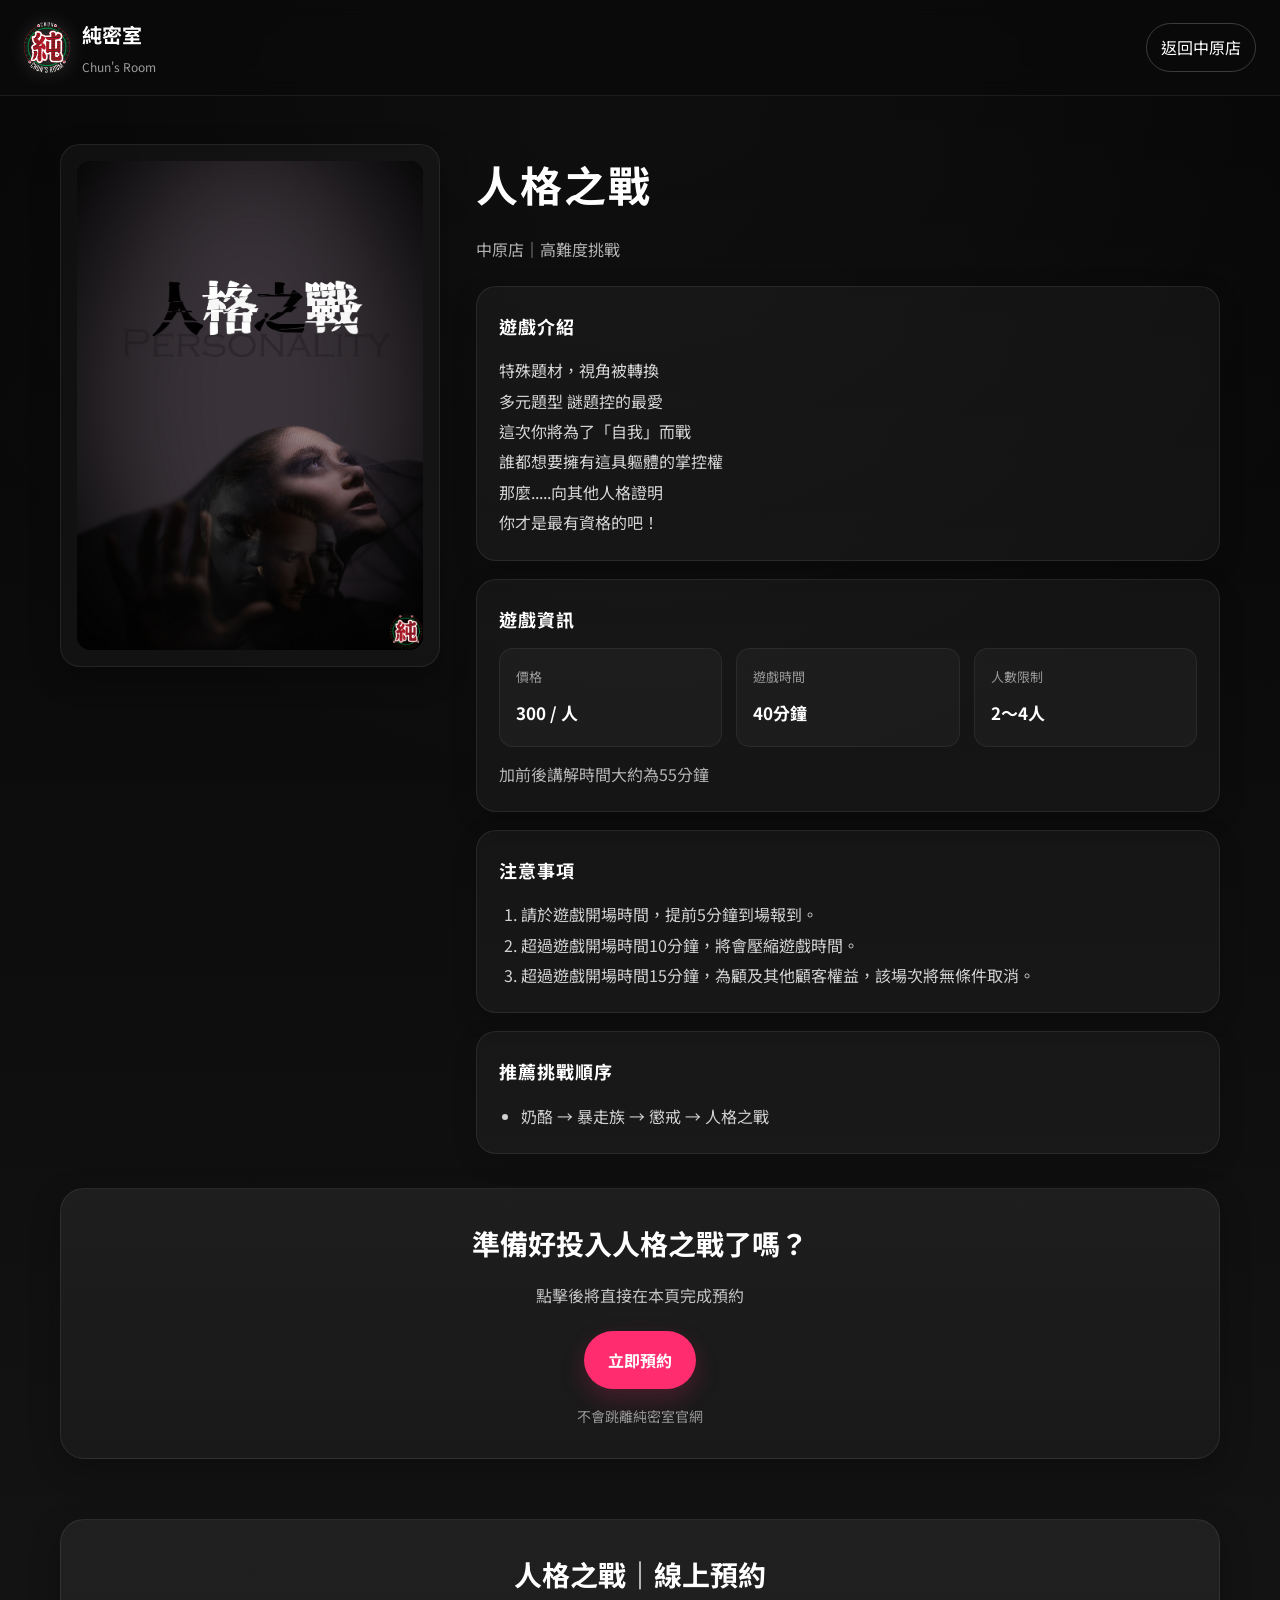
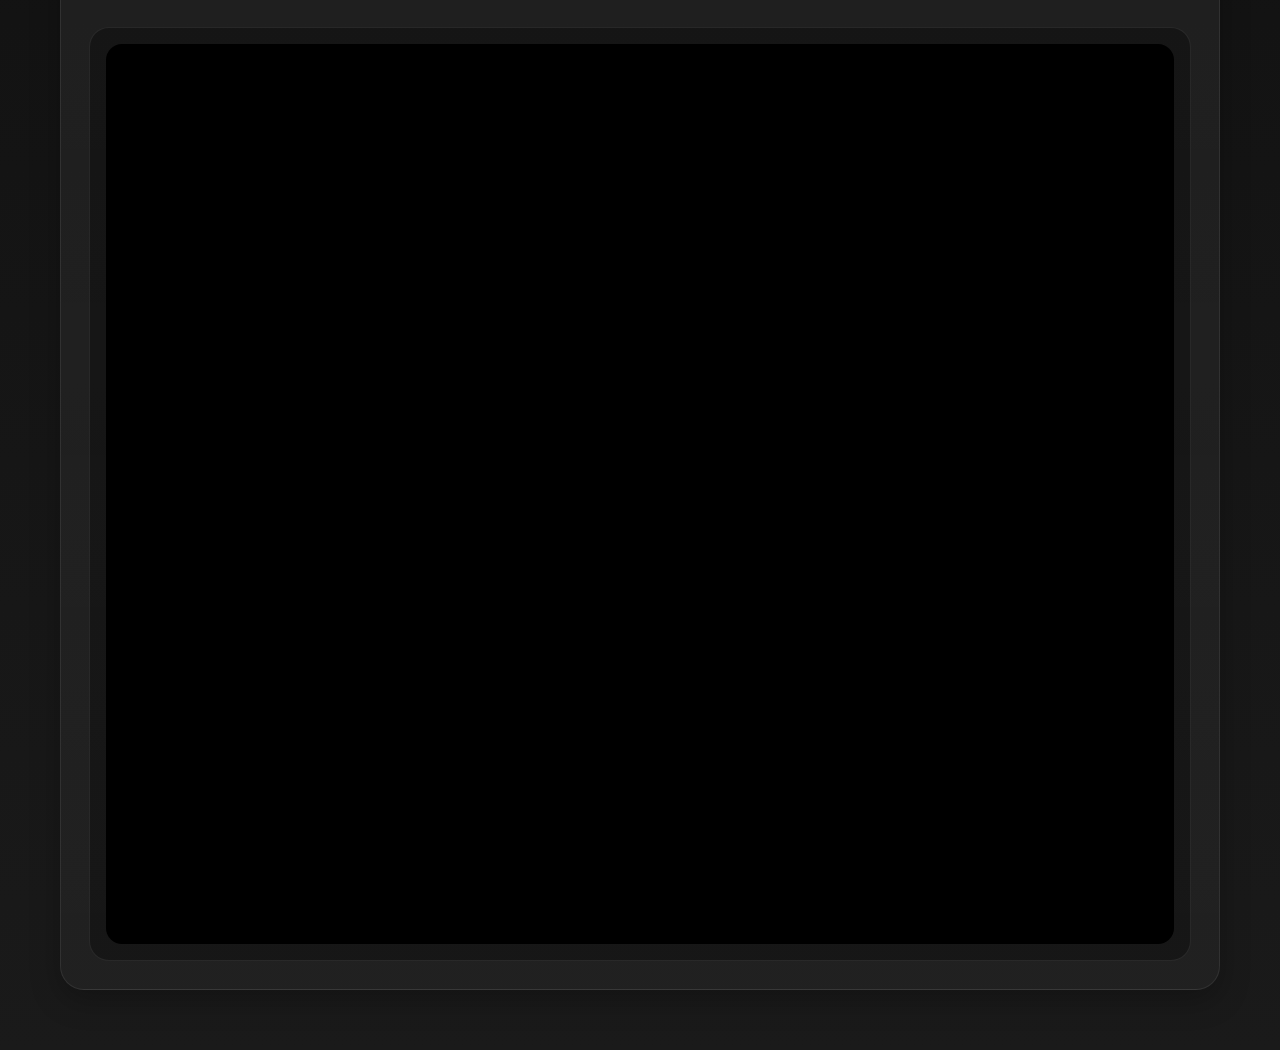
<file: persona.html>
<!DOCTYPE html>
<html lang="zh-TW">
<head>
  <meta charset="UTF-8">
  <meta name="viewport" content="width=device-width, initial-scale=1.0">
  <title>人格之戰｜純密室 Chun's Room</title>

  <link href="https://fonts.googleapis.com/css2?family=Noto+Sans+TC:wght@400;600;700&display=swap" rel="stylesheet">
  <link rel="stylesheet" href="style.css">
  <link rel="stylesheet" href="zhongyuan.css">

  <style>
    html { scroll-behavior: smooth; }

    .booking-card .btn {
      cursor: pointer;
      border: none;
    }

    .booking-note {
      margin-top: 14px;
      font-size: 14px;
      color: rgba(255,255,255,0.55);
    }

    #booking-system {
      margin-top: 20px;
    }

    #sbw_persona {
      width: 100%;
      min-height: 900px;
      border-radius: 16px;
      overflow: hidden;
      background: #000;
    }

    .booking-shell {
      margin-top: 26px;
      padding: 16px;
      border-radius: 20px;
      background: rgba(0,0,0,0.3);
      border: 1px solid rgba(255,255,255,0.08);
    }

    @media (max-width: 768px) {
  .topbar {
    padding: 16px 18px;
  }

  .detail-hero {
    grid-template-columns: 1fr;
  }

  .content h2 {
    font-size: 34px;
  }

  .meta-grid {
    grid-template-columns: 1fr;
  }

  .bottom-action {
    padding: 0 8px;
  }

  .booking-card {
    padding: 20px 10px;
    border-radius: 20px;
  }

  .booking-shell,
  .booking-embed-wrap {
    padding: 0;
    border-radius: 12px;
    overflow: visible;
  }

  #sbw_cheese,
  #sbw_summer,
  #sbw_punish,
  #sbw_persona,
  .booking-embed {
    width: 100%;
    min-height: 1350px;
    border-radius: 0;
  }
}
  </style>
</head>

<body>

<div class="topbar">
  <div class="brand">
    <img src="純-白PNG.png" alt="純密室 Logo">
    <div>
      <h1>純密室</h1>
      <p>Chun's Room</p>
    </div>
  </div>
  <a class="back-btn" href="zhongyuan.html">返回中原店</a>
</div>

<section class="detail-hero">
  <div class="poster">
    <img src="人格.jpg" alt="人格之戰">
  </div>

  <div class="content">
    <h2>人格之戰</h2>
    <div class="subtitle">中原店｜高難度挑戰</div>

    <div class="story-box">
      <div class="box-title">遊戲介紹</div>
      <div class="story-text">
        特殊題材，視角被轉換<br>
        多元題型 謎題控的最愛<br>
        這次你將為了「自我」而戰<br>
        誰都想要擁有這具軀體的掌控權<br>
        那麼.....向其他人格證明<br>
        你才是最有資格的吧！
      </div>
    </div>

    <div class="info-box">
      <div class="box-title">遊戲資訊</div>
      <div class="meta-grid">
        <div class="meta-item">
          <div class="meta-label">價格</div>
          <div class="meta-value">300 / 人</div>
        </div>
        <div class="meta-item">
          <div class="meta-label">遊戲時間</div>
          <div class="meta-value">40分鐘</div>
        </div>
        <div class="meta-item">
          <div class="meta-label">人數限制</div>
          <div class="meta-value">2～4人</div>
        </div>
      </div>
      <div style="margin-top:12px; color: rgba(255,255,255,0.68);">
        加前後講解時間大約為55分鐘
      </div>
    </div>

    <div class="notice-box">
      <div class="box-title">注意事項</div>
      <ol>
        <li>請於遊戲開場時間，提前5分鐘到場報到。</li>
        <li>超過遊戲開場時間10分鐘，將會壓縮遊戲時間。</li>
        <li>超過遊戲開場時間15分鐘，為顧及其他顧客權益，該場次將無條件取消。</li>
      </ol>
    </div>

    <div class="tips-box">
      <div class="box-title">推薦挑戰順序</div>
      <ul>
        <li>奶酪 → 暴走族 → 懲戒 → 人格之戰</li>
      </ul>
    </div>
  </div>
</section>

<div class="bottom-action">
  <div class="booking-card">
    <h3>準備好投入人格之戰了嗎？</h3>
    <p>點擊後將直接在本頁完成預約</p>

    <a class="btn" href="#booking-system">立即預約</a>

    <div class="booking-note">
      不會跳離純密室官網
    </div>
  </div>
</div>

<div class="bottom-action" id="booking-system">
  <div class="booking-card">
    <h3>人格之戰｜線上預約</h3>

    <div class="booking-shell">
      <div id="sbw_persona"></div>
    </div>
  </div>
</div>

<script src="//widget.simplybook.asia/v2/widget/widget.js"></script>
<script>
var widget = new SimplybookWidget({
  "widget_type":"iframe",
  "url":"https://chunsroom.simplybook.asia",
  "theme":"space",
  "timeline":"modern",
  "datepicker":"top_calendar",
  "is_rtl":false,

  "theme_settings":{
    "timeline_hide_unavailable":"1",
    "sb_base_color":"#bf68b1",
    "hide_past_days":"0",
    "timeline_show_end_time":"0",
    "timeline_modern_display":"as_slots",
    "display_item_mode":"block",
    "body_bg_color":"#ffffff",
    "sb_review_image":"",
    "dark_font_color":"#040846",
    "light_font_color":"#ffffff",
    "btn_color_1":"#215268",
    "sb_company_label_color":"#ffffff",
    "hide_img_mode":"0",
    "show_sidebar":"1",
    "sb_busy":"#c7b3b3",
    "sb_available":"#d6ebff"
  },

  "app_config":{
    "clear_session":1,
    "allow_switch_to_ada":0,
    "predefined":{
      "provider":"3",
      "service":"3",
      "location":"1"
    }
  },

  "container_id":"sbw_persona"
});
</script>

</body>
</html>
</file>
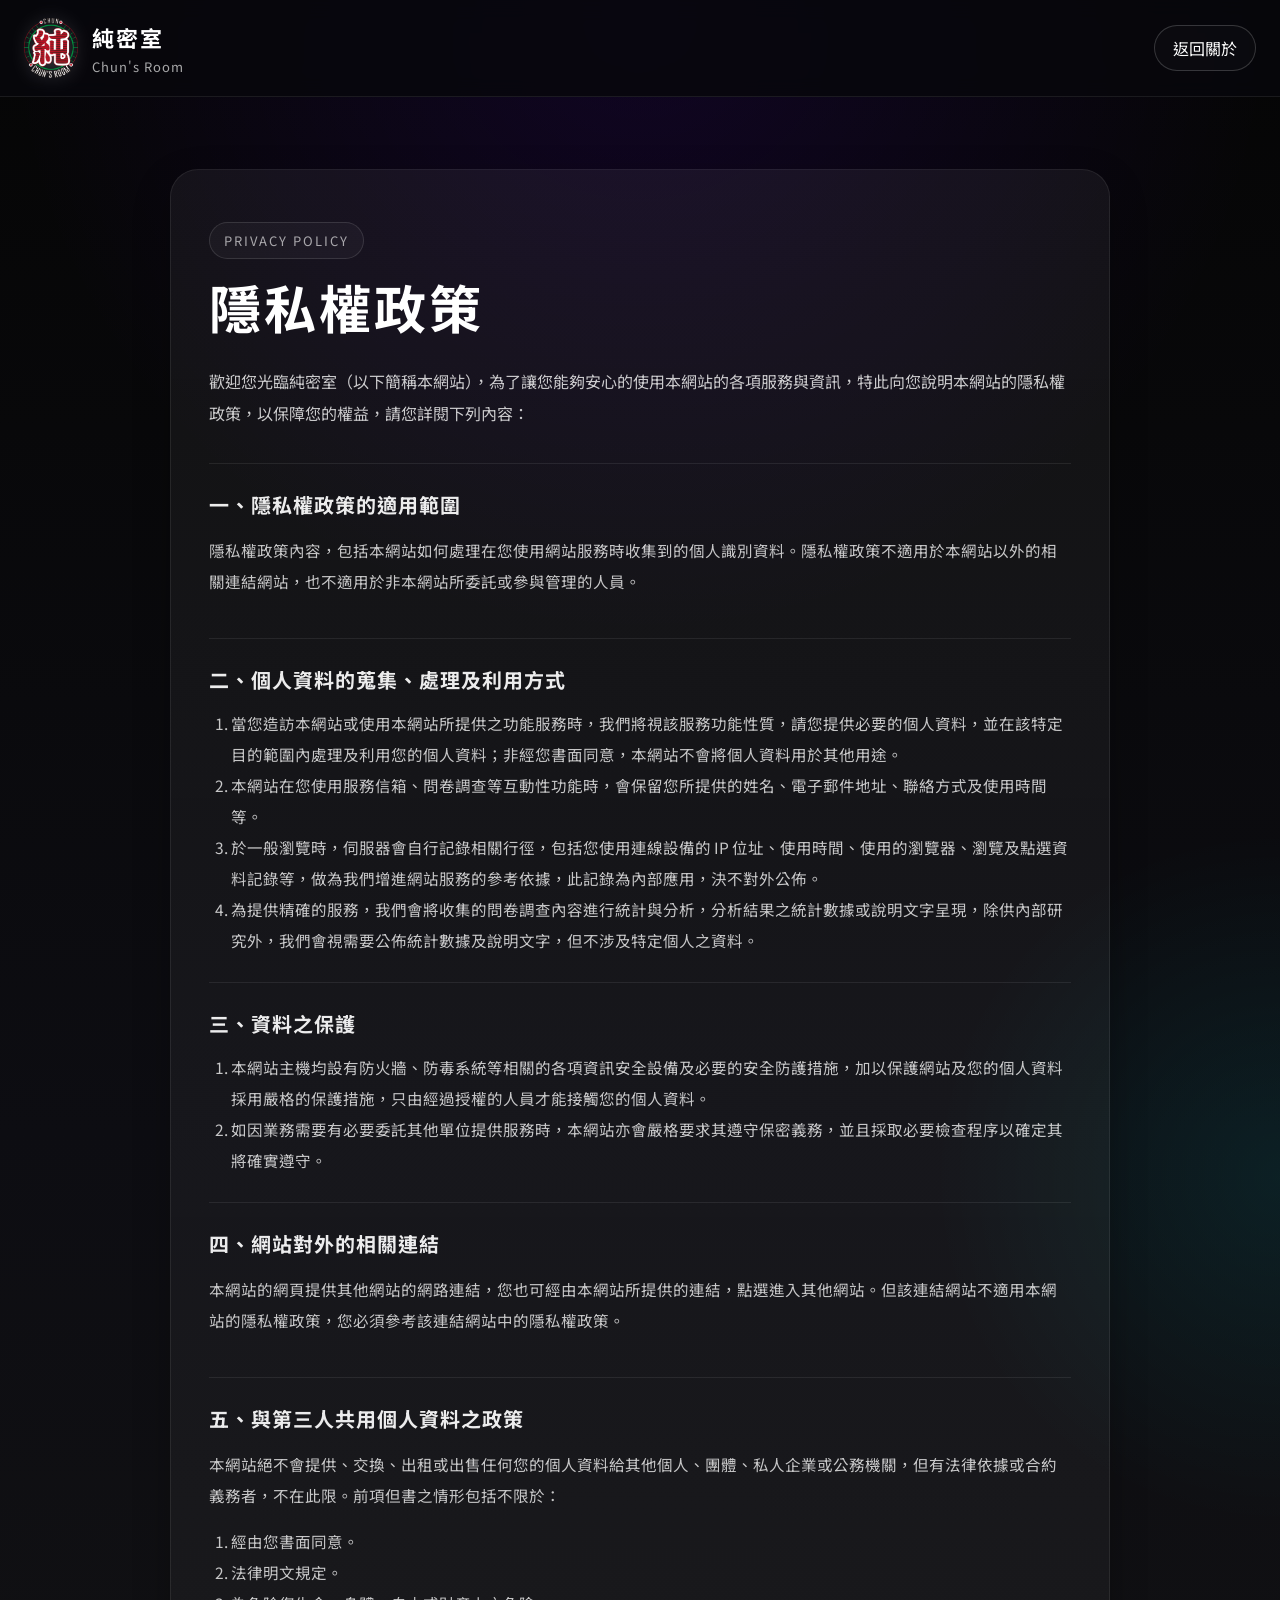
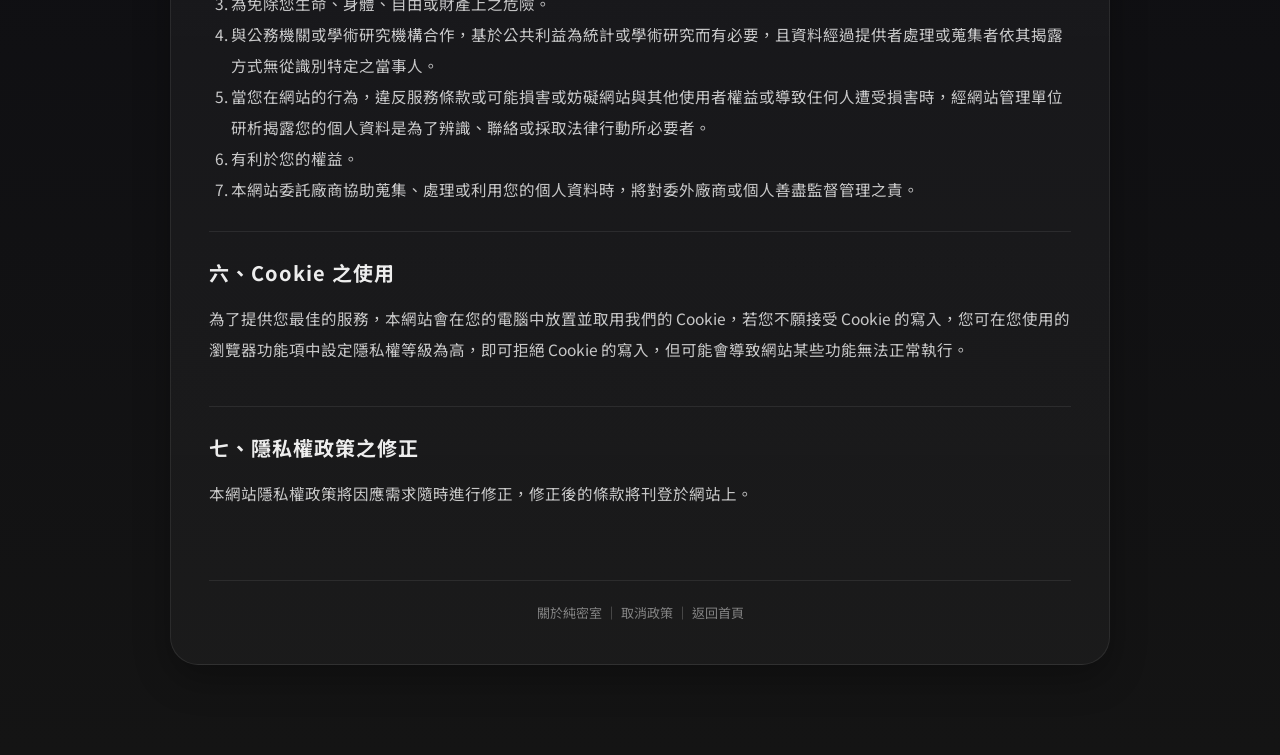
<file: privacy.html>
<!DOCTYPE html>
<html lang="zh-TW">
<head>
  <meta charset="UTF-8">
  <meta name="viewport" content="width=device-width, initial-scale=1.0">
  <title>純密室 隱私權政策｜Chun's Room</title>
  <link href="https://fonts.googleapis.com/css2?family=Noto+Sans+TC:wght@400;500;700&display=swap" rel="stylesheet">
  <style>
    * { box-sizing: border-box; }

    body {
      margin: 0;
      min-height: 100vh;
      background:
        radial-gradient(circle at top, rgba(98, 0, 255, 0.12), transparent 26%),
        radial-gradient(circle at right, rgba(0, 255, 255, 0.08), transparent 20%),
        linear-gradient(to bottom, #050505 0%, #0d0d12 48%, #141414 100%);
      color: white;
      font-family: "Noto Sans TC", "Microsoft JhengHei", sans-serif;
      overflow-x: hidden;
    }

    a { text-decoration: none; color: inherit; }

    .topbar {
      position: sticky;
      top: 0;
      z-index: 50;
      background: rgba(8, 8, 12, 0.85);
      backdrop-filter: blur(10px);
      border-bottom: 1px solid rgba(255,255,255,0.08);
      padding: 18px 24px;
      display: flex;
      justify-content: space-between;
      align-items: center;
      gap: 16px;
      flex-wrap: wrap;
    }

    .brand {
      display: flex;
      align-items: center;
      gap: 14px;
      transition: transform 0.25s ease, opacity 0.25s ease;
    }

    .brand:hover { transform: scale(1.04); opacity: 0.95; }

    .brand img {
      width: 54px;
      height: auto;
      object-fit: contain;
      filter: drop-shadow(0 0 10px rgba(255,255,255,0.2));
    }

    .brand-text h1 {
      margin: 0;
      font-size: 22px;
      letter-spacing: 2px;
    }

    .brand-text p {
      margin: 4px 0 0;
      font-size: 13px;
      color: rgba(255,255,255,0.65);
      letter-spacing: 1px;
    }

    .back-btn {
      color: white;
      border: 1px solid rgba(255,255,255,0.18);
      padding: 10px 18px;
      border-radius: 999px;
      transition: 0.25s ease;
      background: rgba(255,255,255,0.02);
    }

    .back-btn:hover {
      background: white;
      color: black;
    }

    .legal-wrap {
      max-width: 980px;
      margin: 0 auto;
      padding: 72px 20px 90px;
    }

    .legal-card {
      background: linear-gradient(180deg, rgba(255,255,255,0.05), rgba(255,255,255,0.03));
      border: 1px solid rgba(255,255,255,0.08);
      border-radius: 28px;
      padding: 52px 38px 42px;
      box-shadow: 0 14px 36px rgba(0,0,0,0.28);
    }

    .legal-kicker {
      display: inline-block;
      margin-bottom: 18px;
      padding: 8px 14px;
      border-radius: 999px;
      border: 1px solid rgba(255,255,255,0.12);
      background: rgba(255,255,255,0.03);
      color: rgba(255,255,255,0.62);
      font-size: 13px;
      letter-spacing: 2px;
    }

    h2 {
      margin: 0 0 28px;
      font-size: clamp(34px, 5vw, 52px);
      letter-spacing: 3px;
      line-height: 1.15;
    }

    .intro {
      line-height: 2;
      color: rgba(255,255,255,0.78);
      margin-bottom: 34px;
      font-size: 16px;
    }

    .section {
      padding: 26px 0;
      border-top: 1px solid rgba(255,255,255,0.08);
    }

    .section h3 {
      margin: 0 0 14px;
      font-size: 20px;
      letter-spacing: 1px;
      color: rgba(255,255,255,0.92);
    }

    .section p,
    .section li {
      line-height: 2;
      color: rgba(255,255,255,0.76);
      font-size: 15.5px;
    }

    .section ol {
      margin: 0;
      padding-left: 1.4em;
    }

    .bottom-links {
      margin-top: 30px;
      padding-top: 22px;
      border-top: 1px solid rgba(255,255,255,0.08);
      text-align: center;
      font-size: 13px;
      color: rgba(255,255,255,0.36);
    }

    .bottom-links a {
      color: rgba(255,255,255,0.45);
      transition: color 0.25s ease;
    }

    .bottom-links a:hover {
      color: rgba(255,255,255,0.82);
    }

    @media (max-width: 768px) {
      .topbar { padding: 16px 18px; }
      .brand img { width: 48px; }
      .brand-text h1 { font-size: 20px; }
      .legal-wrap { padding: 50px 18px 60px; }
      .legal-card { padding: 38px 22px 32px; border-radius: 22px; }
    }
  </style>
</head>
<body>

  <div class="topbar">
    <a class="brand" href="index.html">
      <img src="純-白PNG.png" alt="純密室 Logo">
      <div class="brand-text">
        <h1>純密室</h1>
        <p>Chun's Room</p>
      </div>
    </a>
    <a class="back-btn" href="about.html">返回關於</a>
  </div>

  <section class="legal-wrap">
    <div class="legal-card">
      <div class="legal-kicker">PRIVACY POLICY</div>
      <h2>隱私權政策</h2>

      <p class="intro">歡迎您光臨純密室（以下簡稱本網站），為了讓您能夠安心的使用本網站的各項服務與資訊，特此向您說明本網站的隱私權政策，以保障您的權益，請您詳閱下列內容：</p>

      <div class="section">
        <h3>一、隱私權政策的適用範圍</h3>
        <p>隱私權政策內容，包括本網站如何處理在您使用網站服務時收集到的個人識別資料。隱私權政策不適用於本網站以外的相關連結網站，也不適用於非本網站所委託或參與管理的人員。</p>
      </div>

      <div class="section">
        <h3>二、個人資料的蒐集、處理及利用方式</h3>
        <ol>
          <li>當您造訪本網站或使用本網站所提供之功能服務時，我們將視該服務功能性質，請您提供必要的個人資料，並在該特定目的範圍內處理及利用您的個人資料；非經您書面同意，本網站不會將個人資料用於其他用途。</li>
          <li>本網站在您使用服務信箱、問卷調查等互動性功能時，會保留您所提供的姓名、電子郵件地址、聯絡方式及使用時間等。</li>
          <li>於一般瀏覽時，伺服器會自行記錄相關行徑，包括您使用連線設備的 IP 位址、使用時間、使用的瀏覽器、瀏覽及點選資料記錄等，做為我們增進網站服務的參考依據，此記錄為內部應用，決不對外公佈。</li>
          <li>為提供精確的服務，我們會將收集的問卷調查內容進行統計與分析，分析結果之統計數據或說明文字呈現，除供內部研究外，我們會視需要公佈統計數據及說明文字，但不涉及特定個人之資料。</li>
        </ol>
      </div>

      <div class="section">
        <h3>三、資料之保護</h3>
        <ol>
          <li>本網站主機均設有防火牆、防毒系統等相關的各項資訊安全設備及必要的安全防護措施，加以保護網站及您的個人資料採用嚴格的保護措施，只由經過授權的人員才能接觸您的個人資料。</li>
          <li>如因業務需要有必要委託其他單位提供服務時，本網站亦會嚴格要求其遵守保密義務，並且採取必要檢查程序以確定其將確實遵守。</li>
        </ol>
      </div>

      <div class="section">
        <h3>四、網站對外的相關連結</h3>
        <p>本網站的網頁提供其他網站的網路連結，您也可經由本網站所提供的連結，點選進入其他網站。但該連結網站不適用本網站的隱私權政策，您必須參考該連結網站中的隱私權政策。</p>
      </div>

      <div class="section">
        <h3>五、與第三人共用個人資料之政策</h3>
        <p>本網站絕不會提供、交換、出租或出售任何您的個人資料給其他個人、團體、私人企業或公務機關，但有法律依據或合約義務者，不在此限。前項但書之情形包括不限於：</p>
        <ol>
          <li>經由您書面同意。</li>
          <li>法律明文規定。</li>
          <li>為免除您生命、身體、自由或財產上之危險。</li>
          <li>與公務機關或學術研究機構合作，基於公共利益為統計或學術研究而有必要，且資料經過提供者處理或蒐集者依其揭露方式無從識別特定之當事人。</li>
          <li>當您在網站的行為，違反服務條款或可能損害或妨礙網站與其他使用者權益或導致任何人遭受損害時，經網站管理單位研析揭露您的個人資料是為了辨識、聯絡或採取法律行動所必要者。</li>
          <li>有利於您的權益。</li>
          <li>本網站委託廠商協助蒐集、處理或利用您的個人資料時，將對委外廠商或個人善盡監督管理之責。</li>
        </ol>
      </div>

      <div class="section">
        <h3>六、Cookie 之使用</h3>
        <p>為了提供您最佳的服務，本網站會在您的電腦中放置並取用我們的 Cookie，若您不願接受 Cookie 的寫入，您可在您使用的瀏覽器功能項中設定隱私權等級為高，即可拒絕 Cookie 的寫入，但可能會導致網站某些功能無法正常執行。</p>
      </div>

      <div class="section">
        <h3>七、隱私權政策之修正</h3>
        <p>本網站隱私權政策將因應需求隨時進行修正，修正後的條款將刊登於網站上。</p>
      </div>

      <div class="bottom-links">
        <a href="about.html">關於純密室</a> ｜ 
        <a href="cancellation.html">取消政策</a> ｜ 
        <a href="index.html">返回首頁</a>
      </div>
    </div>
  </section>

</body>
</html>
</file>
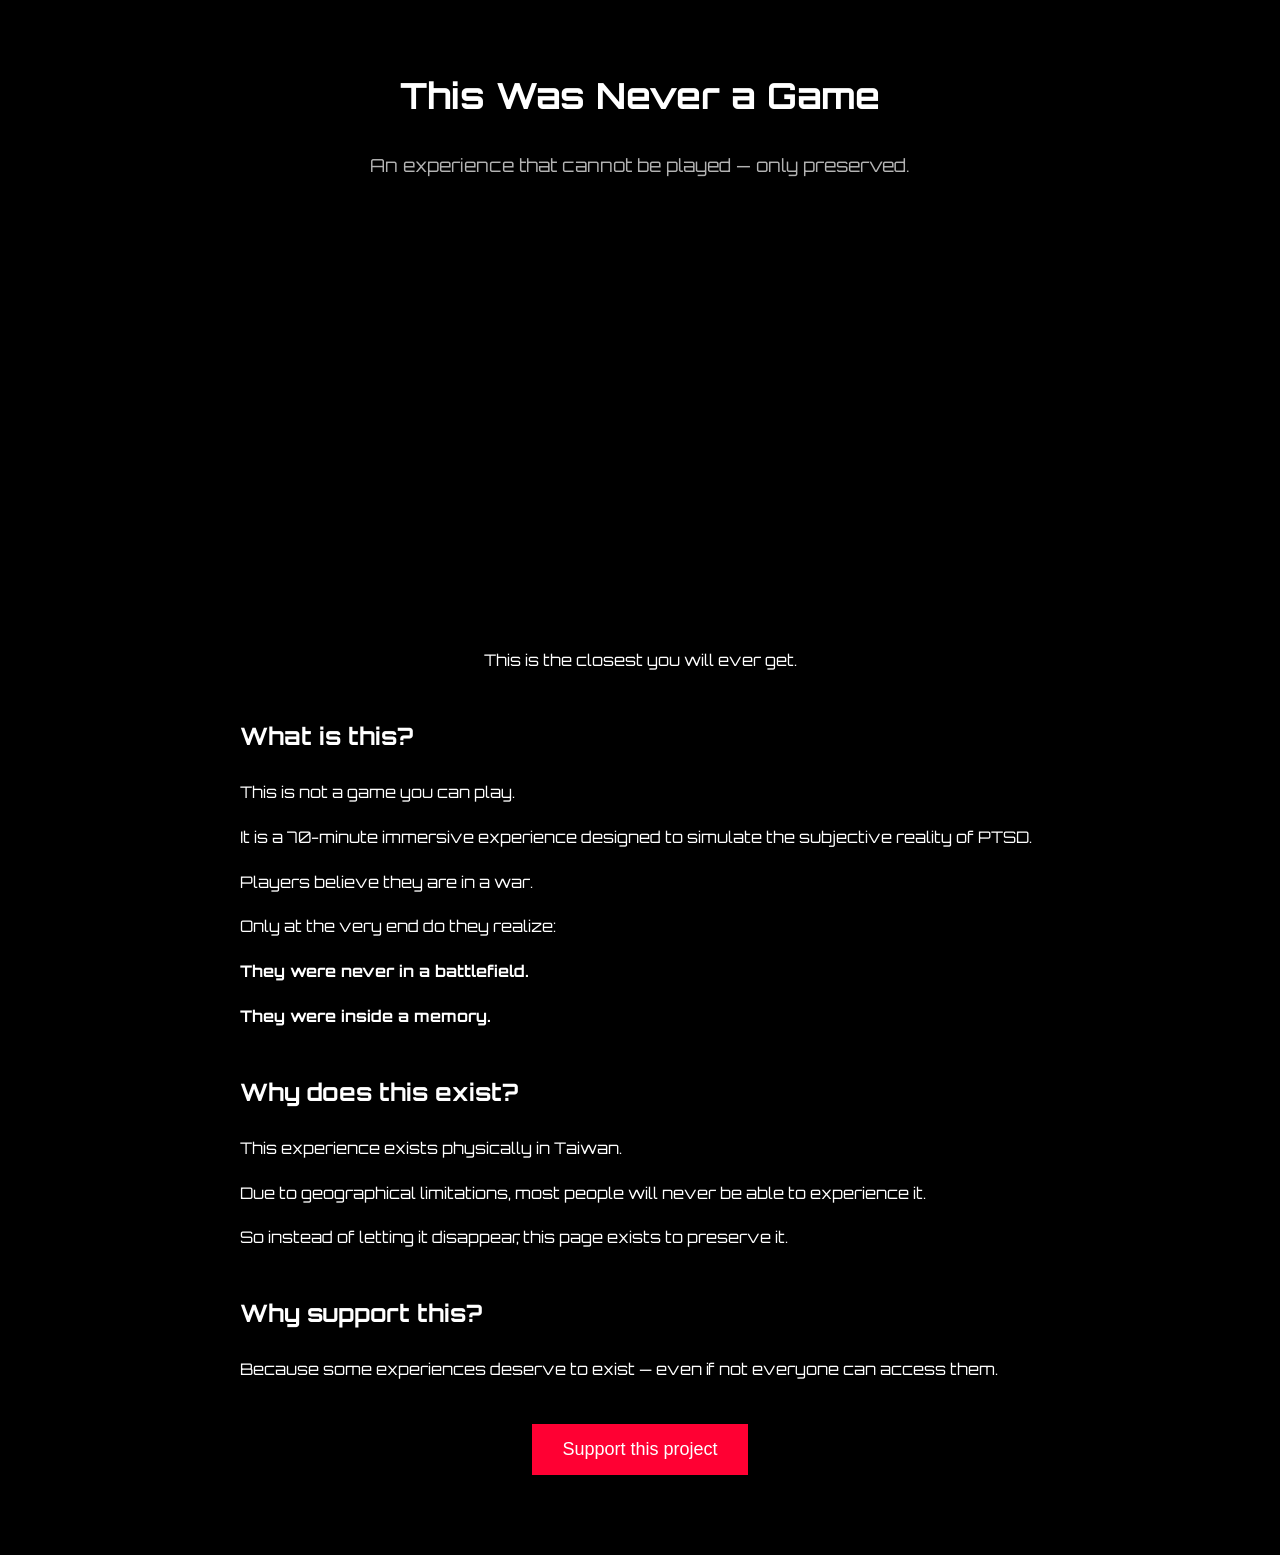
<file: support.html>
<!DOCTYPE html>
<html lang="en">
<head>
<meta charset="UTF-8">
<meta name="viewport" content="width=device-width, initial-scale=1.0">
<title>This Was Never a Game</title>

<link href="https://fonts.googleapis.com/css2?family=Orbitron:wght@500;700&display=swap" rel="stylesheet">

<style>
body {
    margin: 0;
    background: black;
    color: white;
    font-family: 'Orbitron', sans-serif;
    line-height: 1.8;
}

.container {
    max-width: 800px;
    margin: auto;
    padding: 40px 20px;
}

h1 {
    font-size: 36px;
    text-align: center;
    margin-bottom: 20px;
}

.subtitle {
    text-align: center;
    font-size: 18px;
    opacity: 0.7;
    margin-bottom: 40px;
}

.section {
    margin-bottom: 40px;
}

.video {
    text-align: center;
    margin: 40px 0;
}

button {
    background: #ff0033;
    color: white;
    border: none;
    padding: 15px 30px;
    font-size: 18px;
    cursor: pointer;
    display: block;
    margin: 40px auto;
}

button:hover {
    background: #cc002a;
}
</style>
</head>

<body>

<div class="container">

<h1>This Was Never a Game</h1>
<p class="subtitle">An experience that cannot be played — only preserved.</p>

<div class="video">
<iframe width="100%" height="400" src="https://www.youtube.com/embed/YOUR_VIDEO_ID" frameborder="0" allowfullscreen></iframe>
<p>This is the closest you will ever get.</p>
</div>

<div class="section">
<h2>What is this?</h2>
<p>
This is not a game you can play.
</p>
<p>
It is a 70-minute immersive experience designed to simulate the subjective reality of PTSD.
</p>
<p>
Players believe they are in a war.
</p>
<p>
Only at the very end do they realize:
</p>
<p><strong>They were never in a battlefield.</strong></p>
<p><strong>They were inside a memory.</strong></p>
</div>

<div class="section">
<h2>Why does this exist?</h2>
<p>
This experience exists physically in Taiwan.
</p>
<p>
Due to geographical limitations, most people will never be able to experience it.
</p>
<p>
So instead of letting it disappear,
this page exists to preserve it.
</p>
</div>

<div class="section">
<h2>Why support this?</h2>
<p>
Because some experiences deserve to exist —
even if not everyone can access them.
</p>
</div>

<button onclick="window.location.href='https://ko-fi.com/thiswasneveragame'">
Support this project
</button>

</div>

</body>
</html>
</file>
<file: style.css>
/* ===== 全站通用字型 ===== */
body {
  margin: 0;
  font-family: "Noto Sans TC", "Microsoft JhengHei", sans-serif;
  color: white;

  background:
    radial-gradient(circle at top, rgba(130, 40, 255, 0.18), transparent 25%),
    radial-gradient(circle at right, rgba(0, 255, 255, 0.12), transparent 20%),
    linear-gradient(to bottom, #050505 0%, #0b0b12 45%, #111111 100%);

  overflow-x: hidden;
}

/* ===== 基本設定 ===== */
* {
  box-sizing: border-box;
}
</file>
<file: zhongyuan.css>
/* =========================
   中原店共用樣式 zhongyuan.css
   ========================= */

/* ===== 中原店整體背景 ===== */
body {
  background:
    radial-gradient(circle at top, rgba(255,255,255,0.04), transparent 30%),
    linear-gradient(to bottom, #050505 0%, #111 50%, #1a1a1a 100%);
  line-height: 1.9;
}

/* ===== 上方品牌列 ===== */
.topbar {
  position: sticky;
  top: 0;
  z-index: 20;
  background: rgba(10,10,10,0.82);
  backdrop-filter: blur(10px);
  border-bottom: 1px solid rgba(255,255,255,0.08);
  padding: 16px 24px;
  display: flex;
  justify-content: space-between;
  align-items: center;
  gap: 12px;
  flex-wrap: wrap;
}

.brand {
  display: flex;
  align-items: center;
  gap: 12px;
}

.brand img {
  width: 46px;
  filter: drop-shadow(0 0 10px rgba(255,255,255,0.2));
}

.brand h1,
.brand-text h1 {
  margin: 0;
  font-size: 20px;
}

.brand p,
.brand-text p {
  margin: 2px 0 0;
  font-size: 12px;
  color: rgba(255,255,255,0.6);
}

.back-btn {
  border: 1px solid rgba(255,255,255,0.2);
  padding: 8px 14px;
  border-radius: 999px;
  color: white;
  text-decoration: none;
  transition: 0.25s ease;
}

.back-btn:hover {
  background: white;
  color: black;
}

/* ===== 首頁主視覺 ===== */
.hero {
  text-align: center;
  padding: 60px 20px 30px;
}

.hero h2 {
  font-size: 40px;
  margin: 0;
  letter-spacing: 3px;
}

.hero p {
  margin-top: 12px;
  color: rgba(255,255,255,0.7);
}

/* ===== 共用容器 ===== */
.container {
  max-width: 1300px;
  margin: 0 auto;
  padding: 20px;
}

/* ===== 首頁遊戲卡片 ===== */
.cards {
  display: grid;
  grid-template-columns: repeat(auto-fit, minmax(260px, 1fr));
  gap: 26px;
}

.card-link {
  text-decoration: none;
  color: inherit;
  display: block;
}

.card-link:hover {
  text-decoration: none;
}

.card {
  background: #121212;
  border-radius: 18px;
  border: 1px solid rgba(255,255,255,0.08);
  overflow: hidden;
  display: flex;
  flex-direction: column;
  height: 100%;
  opacity: 0;
  transform: translateY(30px);
  transition:
    transform 0.3s ease,
    box-shadow 0.3s ease,
    border-color 0.3s ease,
    opacity 0.6s ease;
}

.card.show {
  opacity: 1;
  transform: translateY(0);
}

.card:hover {
  transform: translateY(-6px);
  border-color: rgba(255,255,255,0.2);
  box-shadow: 0 12px 30px rgba(0,0,0,0.4);
}

.card:active {
  transform: scale(0.97);
}

.card img {
  width: 100%;
  aspect-ratio: 3 / 4;
  object-fit: contain;
  background: black;
  transition: transform 0.4s ease;
}

.card:hover img {
  transform: scale(1.05);
}

.card-content {
  padding: 20px;
  display: flex;
  flex-direction: column;
  flex: 1;
}

.card-title {
  font-size: 26px;
  margin-bottom: 12px;
}

.card-desc {
  font-size: 15px;
  color: rgba(255,255,255,0.75);
  line-height: 1.8;
  margin-bottom: 12px;
}

.meta {
  color: rgba(255,255,255,0.5);
  margin-bottom: 16px;
}

/* ===== 共用按鈕 ===== */
.btn {
  display: inline-block;
  text-align: center;
  background: #ff2d6f;
  padding: 14px 24px;
  border-radius: 999px;
  font-weight: bold;
  color: white;
  text-decoration: none;
  transition: 0.25s ease;
  box-shadow: 0 10px 24px rgba(255,45,111,0.2);
}

.btn:hover {
  transform: translateY(-2px);
  opacity: 0.92;
}

/* 首頁卡片內按鈕撐滿 */
.card .btn {
  display: block;
  margin-top: auto;
}

/* ===== 首頁資訊區 ===== */
.info {
  margin-top: 40px;
  padding: 24px;
  border-radius: 14px;
  background: rgba(255,255,255,0.04);
}

/* ===== 詳細頁主視覺（給 cheese / summer / punish / persona 用） ===== */
/* 注意：詳細頁 HTML 請把 <section class="hero"> 改成 <section class="detail-hero"> */
.detail-hero {
  max-width: 1200px;
  margin: 0 auto;
  padding: 48px 20px 24px;
  display: grid;
  grid-template-columns: minmax(280px, 380px) 1fr;
  gap: 36px;
  align-items: start;
}

.poster {
  background: rgba(255,255,255,0.03);
  border: 1px solid rgba(255,255,255,0.08);
  border-radius: 20px;
  padding: 16px;
  box-shadow: 0 10px 30px rgba(0,0,0,0.25);
}

.poster img {
  width: 100%;
  display: block;
  border-radius: 14px;
  background: black;
  object-fit: contain;
}

.content h2 {
  margin: 0 0 10px;
  font-size: 42px;
  letter-spacing: 2px;
}

.subtitle {
  margin-bottom: 22px;
  color: rgba(255,255,255,0.68);
  font-size: 16px;
}

/* ===== 詳細頁資訊盒 ===== */
.story-box,
.info-box,
.notice-box,
.tips-box {
  background: rgba(255,255,255,0.04);
  border: 1px solid rgba(255,255,255,0.08);
  border-radius: 20px;
  padding: 22px;
  margin-top: 18px;
  box-shadow: 0 8px 24px rgba(0,0,0,0.18);
}

.box-title {
  font-size: 18px;
  font-weight: 700;
  margin-bottom: 12px;
  color: white;
  letter-spacing: 1px;
}

.story-text {
  color: rgba(255,255,255,0.82);
  font-size: 16px;
}

/* ===== 詳細頁 meta 資訊 ===== */
.meta-grid {
  display: grid;
  grid-template-columns: repeat(3, 1fr);
  gap: 14px;
}

.meta-item {
  background: rgba(255,255,255,0.03);
  border-radius: 14px;
  padding: 16px;
  border: 1px solid rgba(255,255,255,0.06);
}

.meta-label {
  font-size: 13px;
  color: rgba(255,255,255,0.55);
  margin-bottom: 8px;
}

.meta-value {
  font-size: 17px;
  color: white;
  font-weight: 700;
}

.notice-box ol,
.tips-box ul {
  margin: 0;
  padding-left: 22px;
  color: rgba(255,255,255,0.8);
}

/* ===== 詳細頁底部預約區 ===== */
.bottom-action {
  max-width: 1200px;
  margin: 10px auto 60px;
  padding: 0 20px;
}

.booking-card {
  background: linear-gradient(180deg, rgba(255,255,255,0.06), rgba(255,255,255,0.03));
  border: 1px solid rgba(255,255,255,0.08);
  border-radius: 24px;
  padding: 28px;
  text-align: center;
  box-shadow: 0 10px 30px rgba(0,0,0,0.25);
}

.booking-card h3 {
  margin: 0 0 10px;
  font-size: 28px;
}

.booking-card p {
  margin: 0 0 20px;
  color: rgba(255,255,255,0.72);
}

/* ===== 觸控裝置 ===== */
@media (hover: none) {
  .card img {
    transform: scale(1.02);
  }
}

/* ===== 手機版 ===== */
@media (max-width: 900px) {
  .detail-hero {
    grid-template-columns: 1fr;
  }

  .content h2 {
    font-size: 34px;
  }

  .meta-grid {
    grid-template-columns: 1fr;
  }
}

@media (max-width: 768px) {
  .hero h2 {
    font-size: 32px;
  }

  .card-title {
    font-size: 24px;
  }

  .card-desc {
    font-size: 14px;
  }

  .topbar {
    padding: 14px 18px;
  }

  .container {
    padding: 18px;
  }
}
</file>
